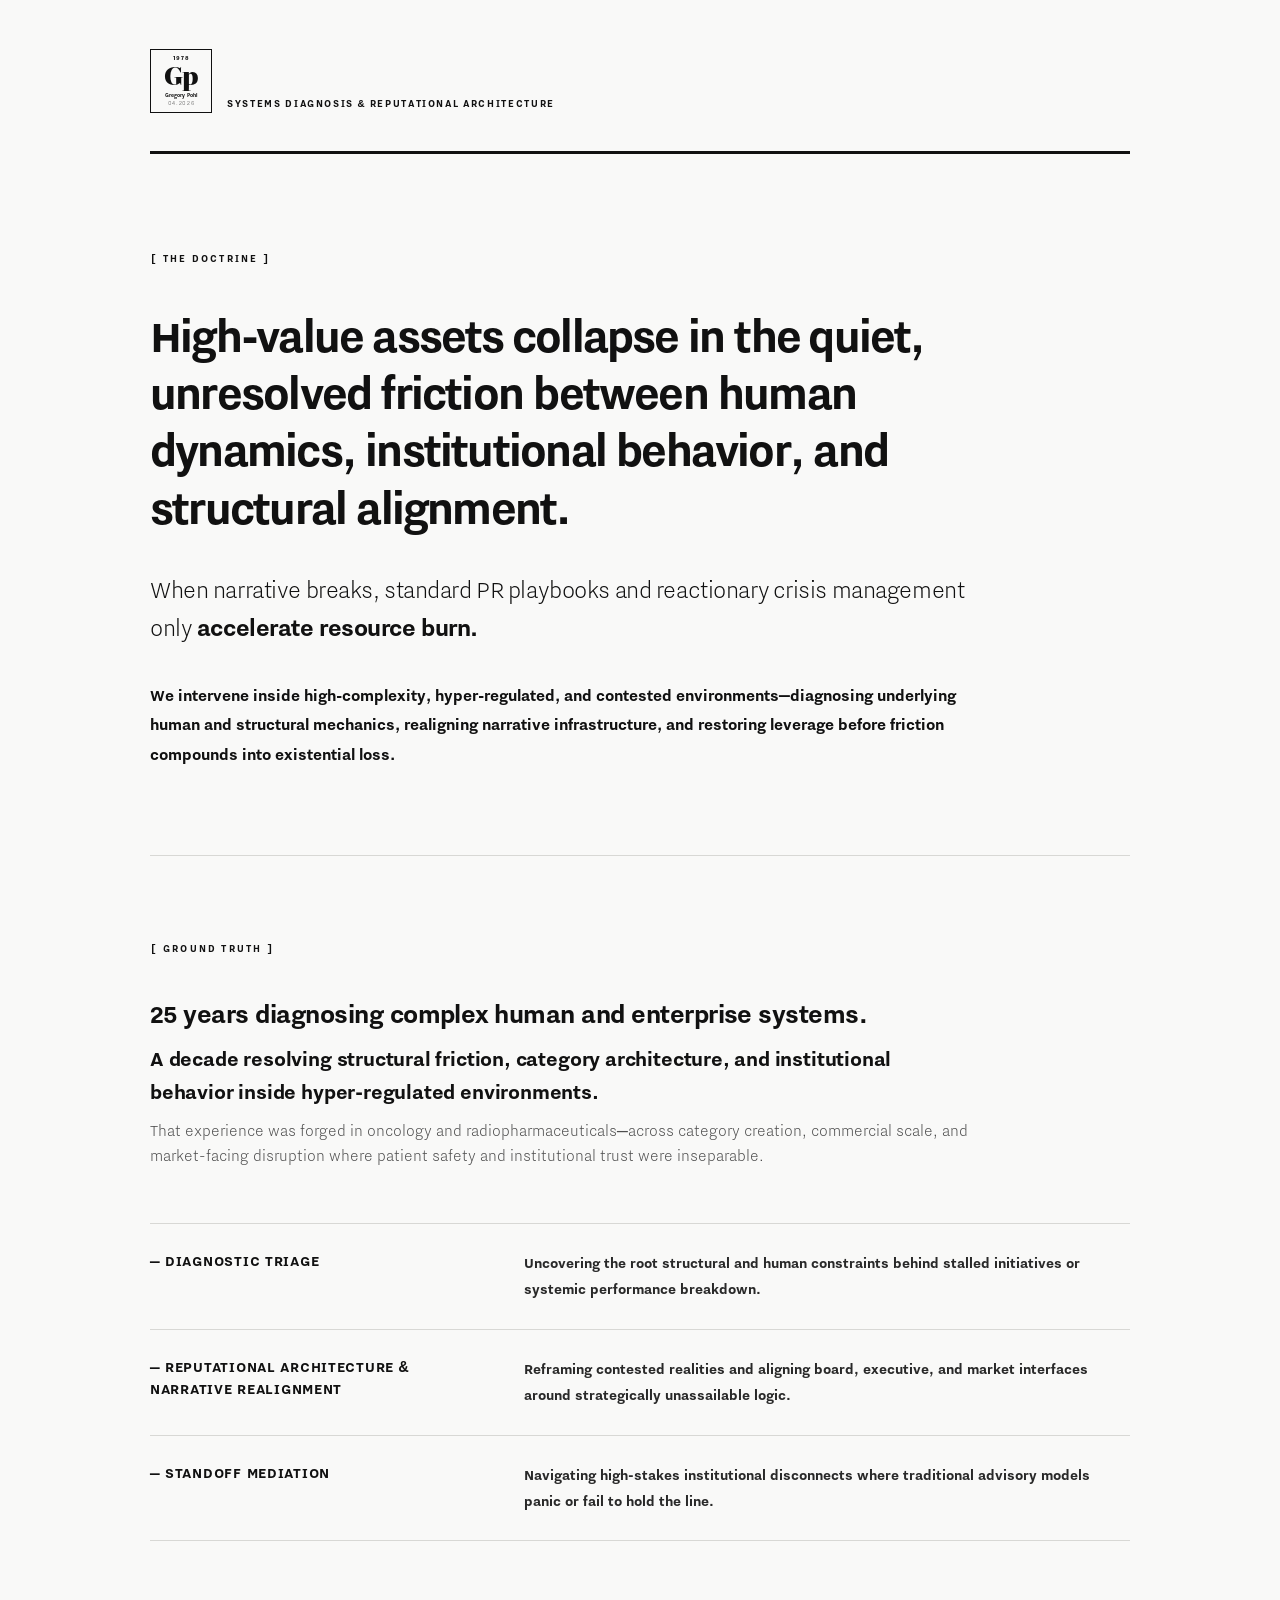
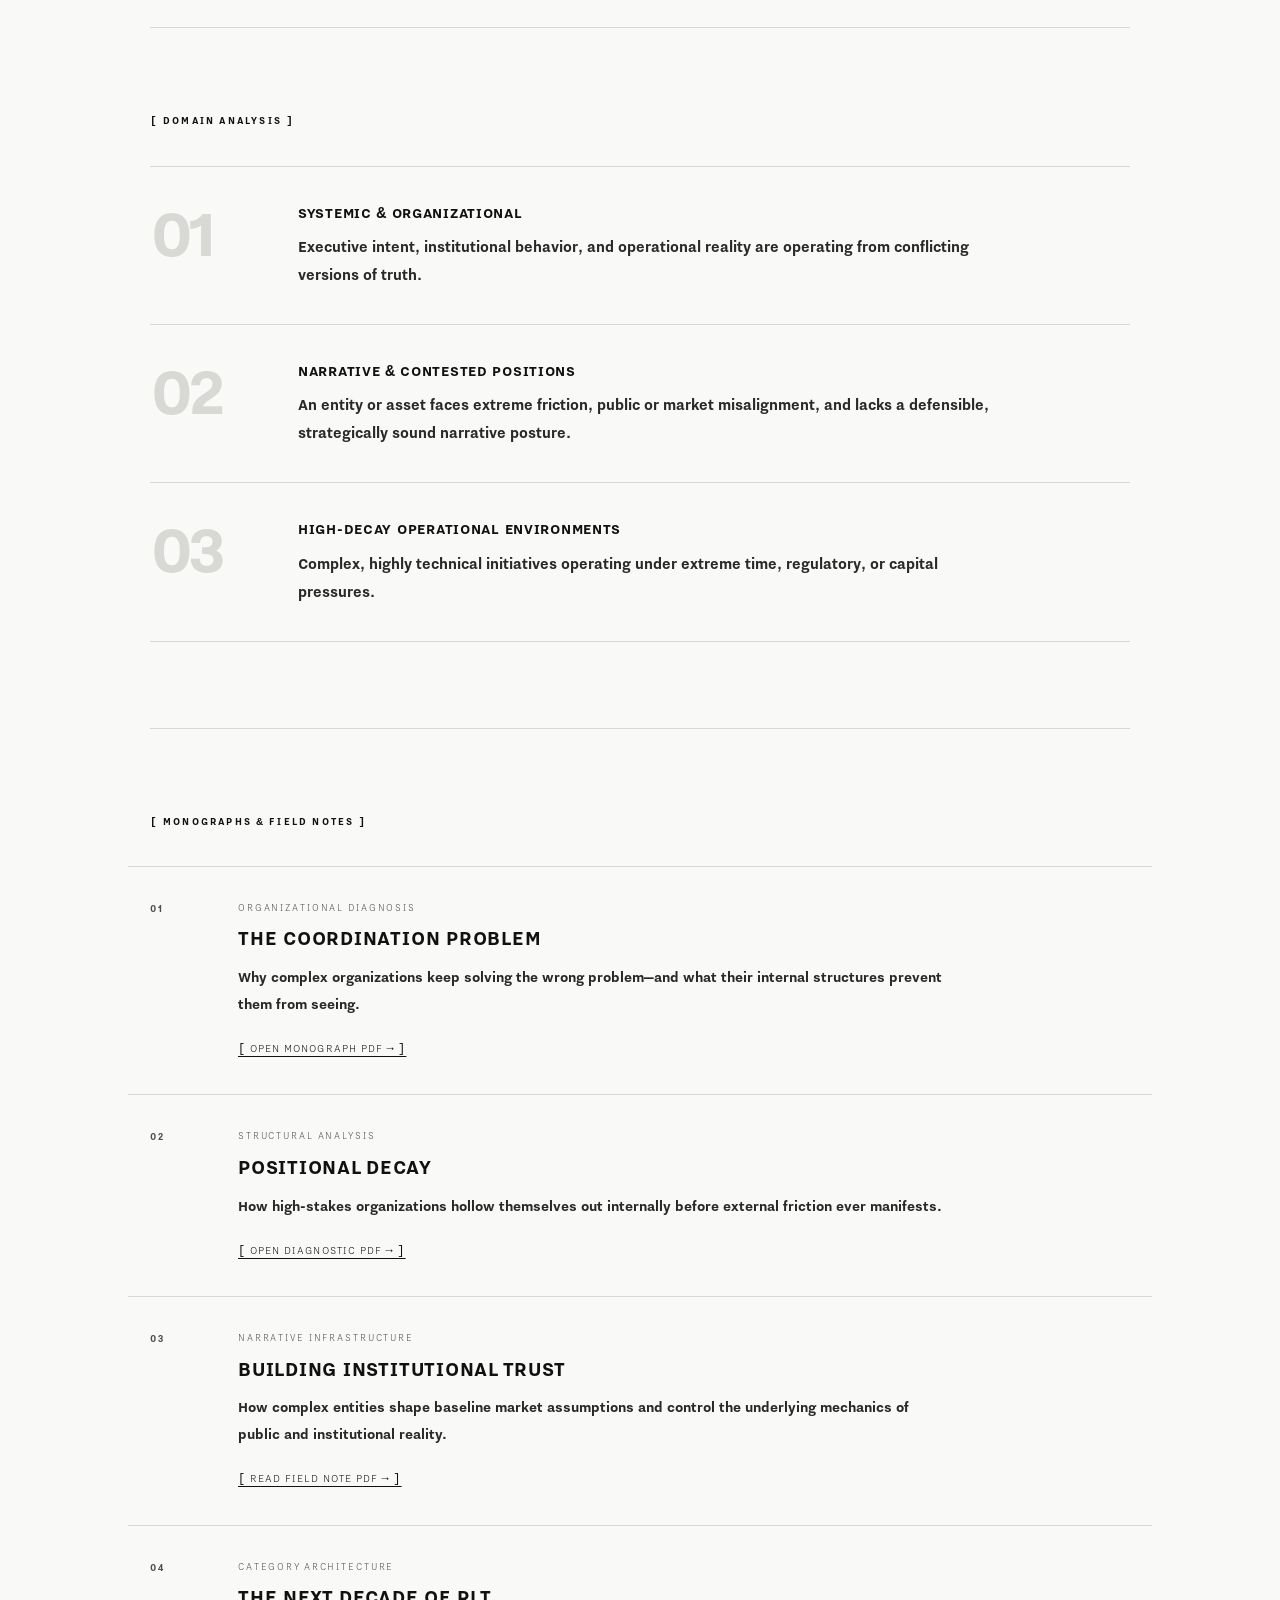
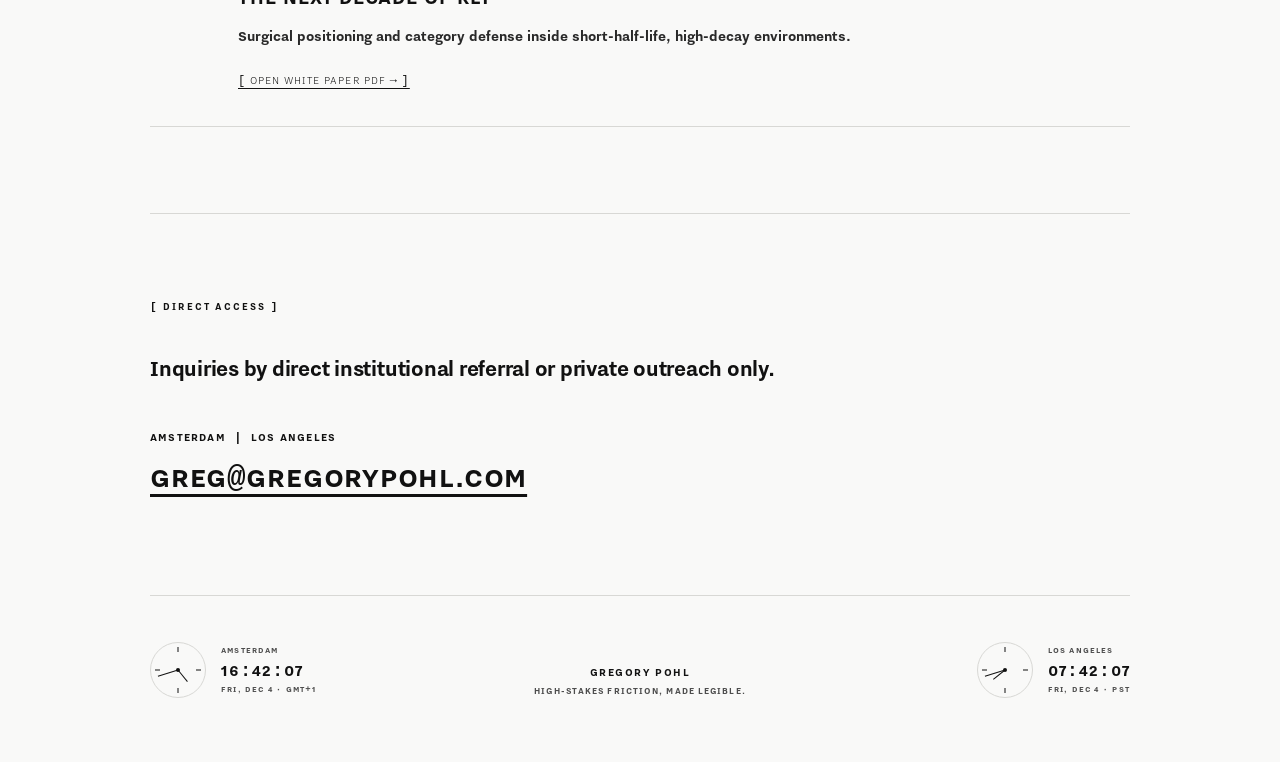
<file: index.html>
<!doctype html>
<html lang="en">
<head>
  <meta charset="utf-8">
  <meta name="viewport" content="width=device-width, initial-scale=1">
  <meta name="description" content="Gregory Pohl — Systems Diagnosis & Reputational Architecture">
  <title>Gregory Pohl — Systems Diagnosis & Reputational Architecture</title>
  <link rel="stylesheet" href="style.css">
  <script src="script.js" defer></script>
</head>
<body>
  <a class="skip-link" href="#main">Skip to content</a>

  <header class="site-header shell">
    <div class="identity" aria-label="Gregory Pohl">
      <span class="element-mark" aria-hidden="true">
        <span class="element-year">1978</span>
        <strong class="element-symbol">Gp</strong>
        <span class="element-name">Gregory Pohl</span>
        <span class="element-date">04.2026</span>
      </span>
      <span class="identity-discipline">Systems Diagnosis &amp; Reputational Architecture</span>
    </div>
  </header>

  <main id="main">
    <section class="hero shell ruled" id="top" aria-labelledby="doctrine-title">
      <p class="section-label" id="doctrine-title">[ The Doctrine ]</p>
      <div class="doctrine-copy">
        <p class="doctrine-lead">High-value assets collapse in the quiet, unresolved friction between human dynamics, institutional behavior, and structural alignment.</p>
        <p class="doctrine-thesis">When narrative breaks, standard PR playbooks and reactionary crisis management only <strong>accelerate resource burn.</p>
        <p>We intervene inside high-complexity, hyper-regulated, and contested environments—diagnosing underlying human and structural mechanics, realigning narrative infrastructure, and restoring leverage before friction compounds into existential loss.</p>
      </div>
    </section>

    <section class="ground-truth shell ruled" aria-labelledby="ground-title">
      <p class="section-label" id="ground-title">[ Ground Truth ]</p>
     <div class="proof-statement">
  <p>25 years diagnosing complex human and enterprise systems.</p>
  <p>A decade resolving structural friction, category architecture, and institutional behavior inside hyper-regulated environments.</p>
  <p>That experience was forged in oncology and radiopharmaceuticals—across category creation, commercial scale, and market-facing disruption where patient safety and institutional trust were inseparable.</p>
</div>

      <div class="capability-list">
        <article>
          <h2>— Diagnostic Triage</h2>
          <p>Uncovering the root structural and human constraints behind stalled initiatives or systemic performance breakdown.</p>
        </article>
        <article>
          <h2>— Reputational Architecture &amp; Narrative Realignment</h2>
          <p>Reframing contested realities and aligning board, executive, and market interfaces around strategically unassailable logic.</p>
        </article>
        <article>
          <h2>— Standoff Mediation</h2>
          <p>Navigating high-stakes institutional disconnects where traditional advisory models panic or fail to hold the line.</p>
        </article>
      </div>
    </section>

    <section class="domain shell ruled" aria-labelledby="domain-title">
      <p class="section-label" id="domain-title">[ Domain Analysis ]</p>
      <div class="domain-list">
        <article>
          <span class="index">01</span>
          <div>
            <h2>Systemic &amp; Organizational</h2>
            <p>Executive intent, institutional behavior, and operational reality are operating from conflicting versions of truth.</p>
          </div>
        </article>
        <article>
          <span class="index">02</span>
          <div>
            <h2>Narrative &amp; Contested Positions</h2>
            <p>An entity or asset faces extreme friction, public or market misalignment, and lacks a defensible, strategically sound narrative posture.</p>
          </div>
        </article>
        <article>
          <span class="index">03</span>
          <div>
            <h2>High-Decay Operational Environments</h2>
            <p>Complex, highly technical initiatives operating under extreme time, regulatory, or capital pressures.</p>
          </div>
        </article>
      </div>
    </section>

    <section class="publications shell ruled" aria-labelledby="publications-title">
      <p class="section-label" id="publications-title">[ Monographs &amp; Field Notes ]</p>
      <div class="publication-list">
        <article class="publication">
          <span class="index">01</span>
          <div class="publication-copy">
            <p class="publication-type">Organizational Diagnosis</p>
            <h2>The Coordination Problem</h2>
            <p>Why complex organizations keep solving the wrong problem—and what their internal structures prevent them from seeing.</p>
            <a href="assets/perspectives/the-coordination-problem.pdf" target="_blank" rel="noopener">[ Open Monograph PDF → ]</a>
          </div>
        </article>

        <article class="publication">
          <span class="index">02</span>
          <div class="publication-copy">
            <p class="publication-type">Structural Analysis</p>
            <h2>Positional Decay</h2>
            <p>How high-stakes organizations hollow themselves out internally before external friction ever manifests.</p>
            <a href="assets/perspectives/positional-decay.pdf" target="_blank" rel="noopener">[ Open Diagnostic PDF → ]</a>
          </div>
        </article>

        <article class="publication">
          <span class="index">03</span>
          <div class="publication-copy">
            <p class="publication-type">Narrative Infrastructure</p>
            <h2>Building Institutional Trust</h2>
            <p>How complex entities shape baseline market assumptions and control the underlying mechanics of public and institutional reality.</p>
            <a href="assets/perspectives/narrative-infrastructure.pdf" target="_blank" rel="noopener">[ Read Field Note PDF → ]</a>
          </div>
        </article>

        <article class="publication">
          <span class="index">04</span>
          <div class="publication-copy">
            <p class="publication-type">Category Architecture</p>
            <h2>The Next Decade of RLT</h2>
            <p>Surgical positioning and category defense inside short-half-life, high-decay environments.</p>
            <a href="assets/perspectives/second-wave-should-go-narrow.pdf" target="_blank" rel="noopener">[ Open White Paper PDF → ]</a>
          </div>
        </article>
      </div>
    </section>

    <section class="access shell ruled" aria-labelledby="access-title">
      <p class="section-label" id="access-title">[ Direct Access ]</p>
      <p class="access-condition">Inquiries by direct institutional referral or private outreach only.</p>
      <div class="access-details">
        <p>Amsterdam&nbsp;&nbsp;|&nbsp;&nbsp;Los Angeles</p>
        <a href="mailto:greg@gregorypohl.com">greg@gregorypohl.com</a>
      </div>
    </section>
  </main>

  <footer class="site-footer shell ruled">
    <div class="footer-identity">
      <strong>Gregory Pohl</strong>
      <span>High-Stakes Friction, Made Legible.</span>
    </div>
    <div class="clocks" aria-label="Local times in Amsterdam and Los Angeles">
      <div class="clock-block">
        <div class="analog-clock" data-zone="Europe/Amsterdam" aria-hidden="true">
          <span class="clock-tick tick-12"></span><span class="clock-tick tick-3"></span><span class="clock-tick tick-6"></span><span class="clock-tick tick-9"></span>
          <span class="clock-hand hour"></span><span class="clock-hand minute"></span><span class="clock-pin"></span>
        </div>
        <div class="clock-read">
          <p>Amsterdam</p>
          <time id="amsClock">--:--:--</time>
          <span><span id="amsDate">—</span> · <span id="amsZone">—</span></span>
        </div>
      </div>
      <div class="clock-block">
        <div class="analog-clock" data-zone="America/Los_Angeles" aria-hidden="true">
          <span class="clock-tick tick-12"></span><span class="clock-tick tick-3"></span><span class="clock-tick tick-6"></span><span class="clock-tick tick-9"></span>
          <span class="clock-hand hour"></span><span class="clock-hand minute"></span><span class="clock-pin"></span>
        </div>
        <div class="clock-read">
          <p>Los Angeles</p>
          <time id="laClock">--:--:--</time>
          <span><span id="laDate">—</span> · <span id="laZone">—</span></span>
        </div>
      </div>
    </div>
  </footer>
</body>
</html>
</file>
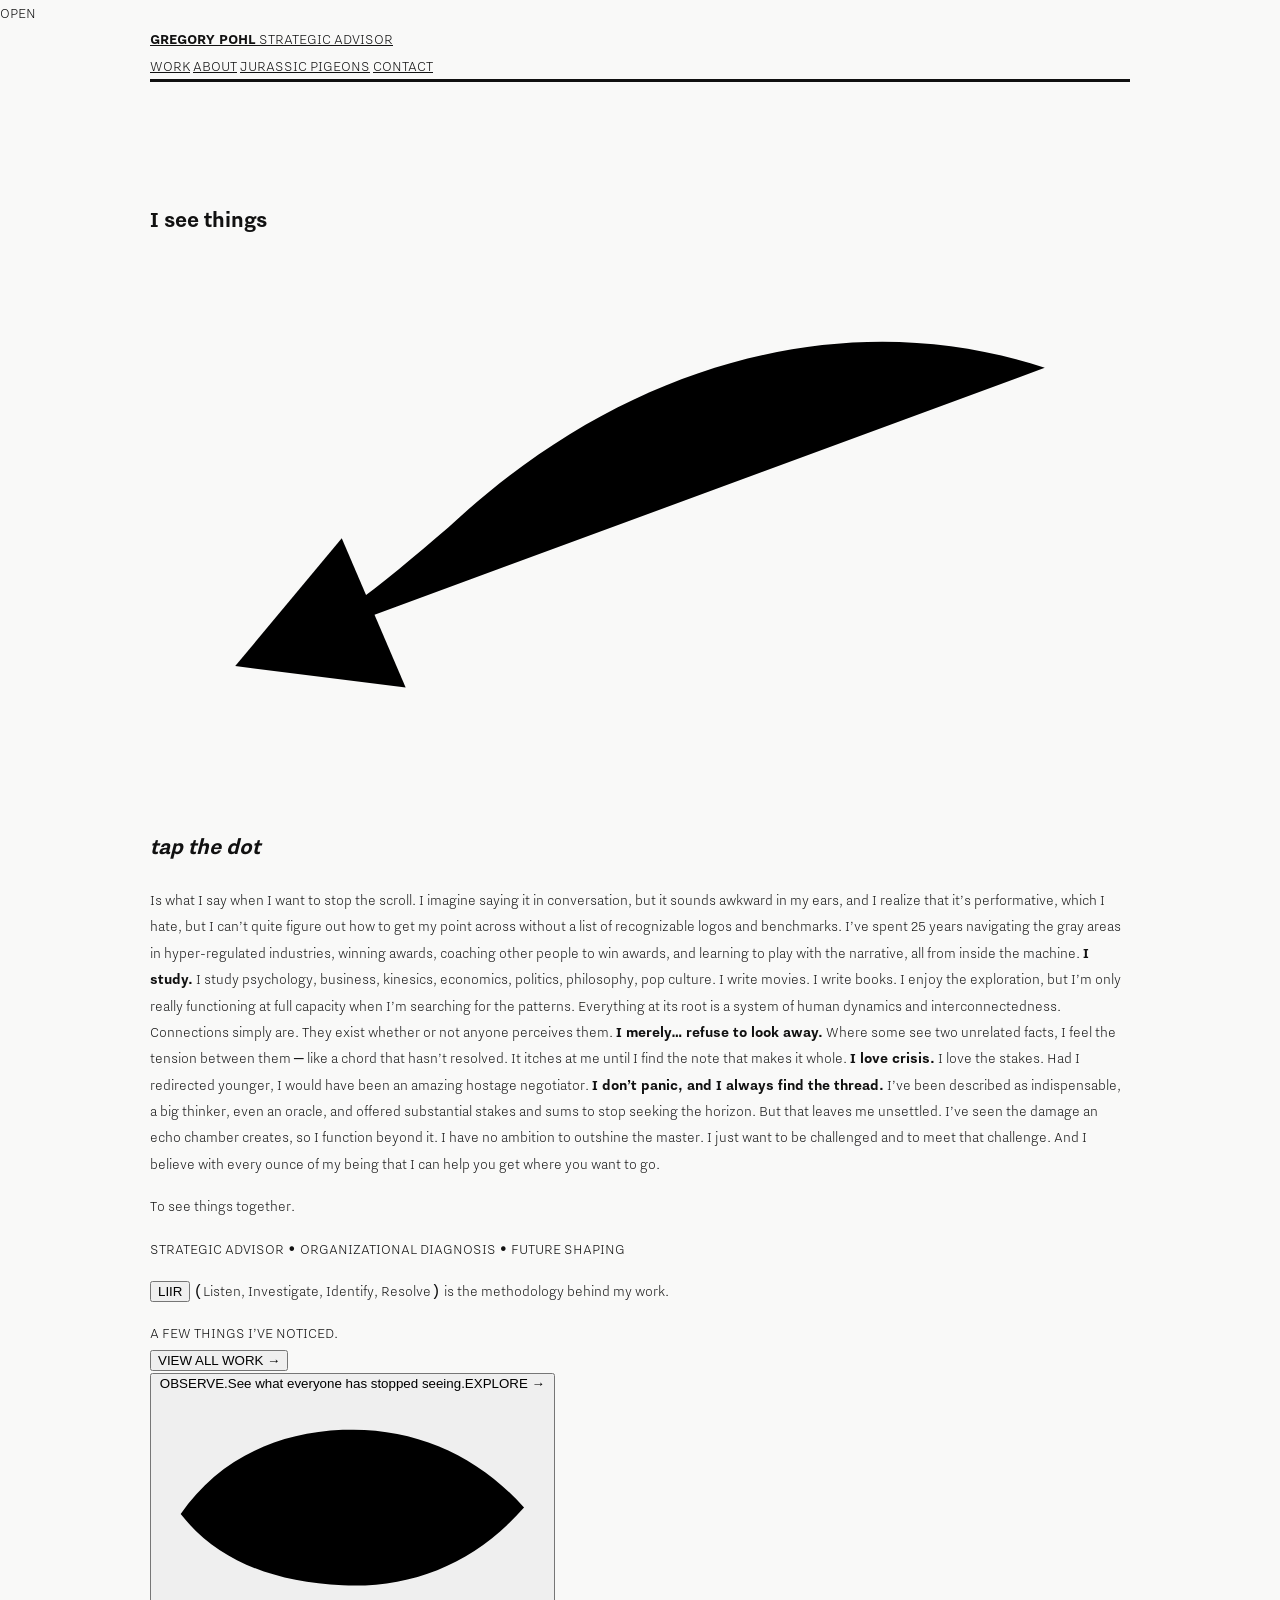
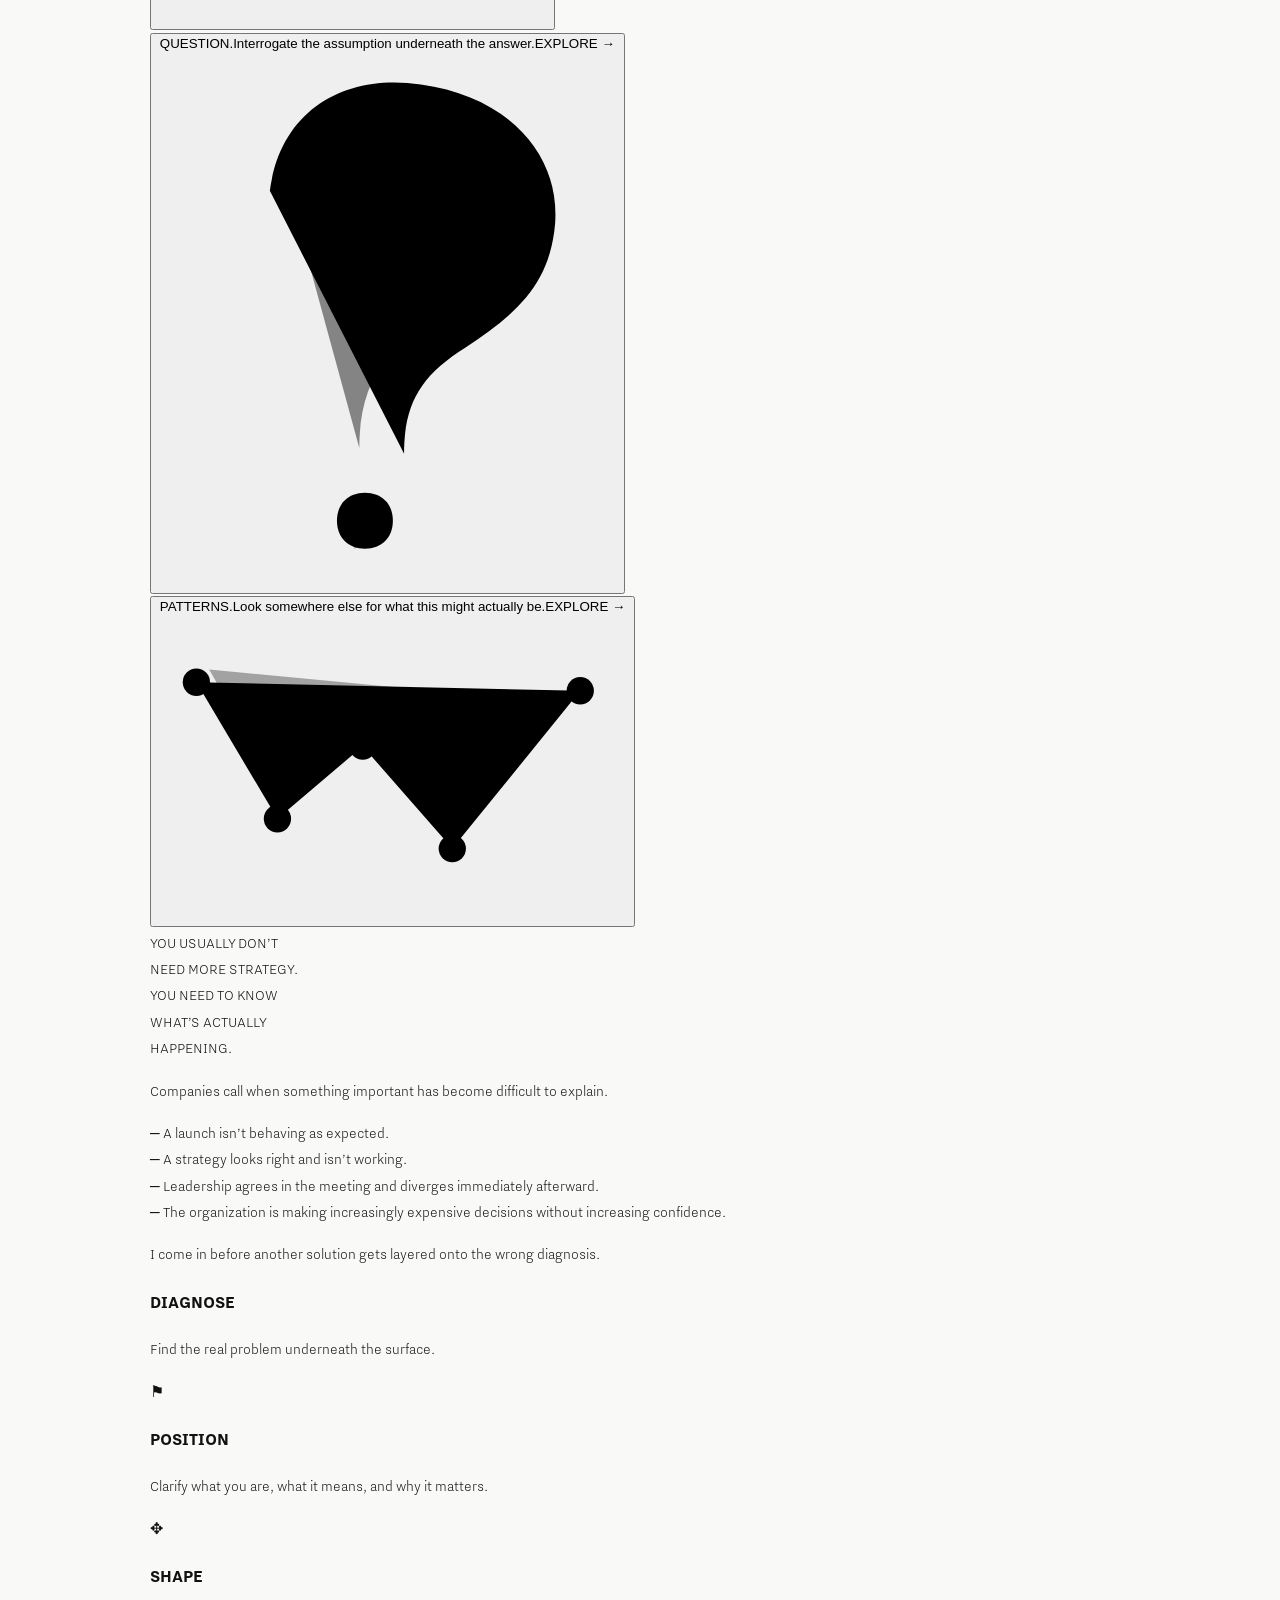
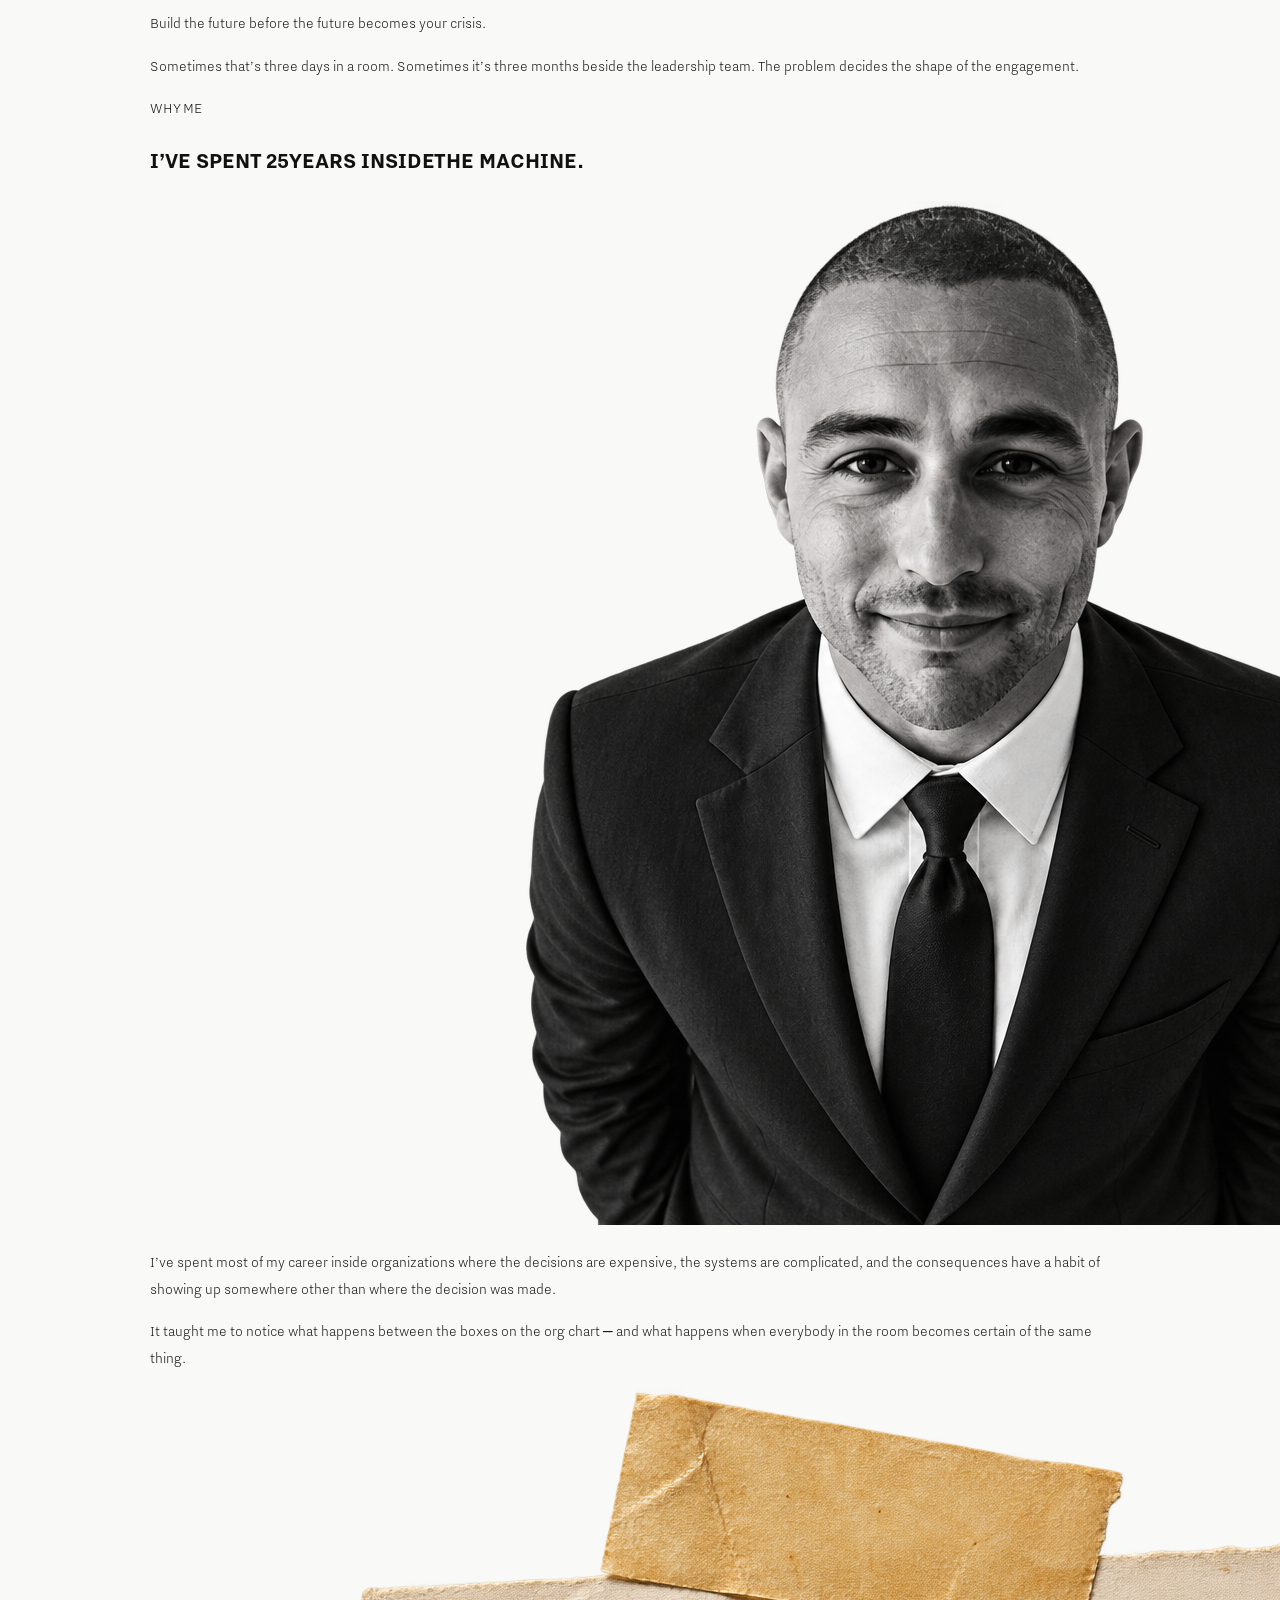
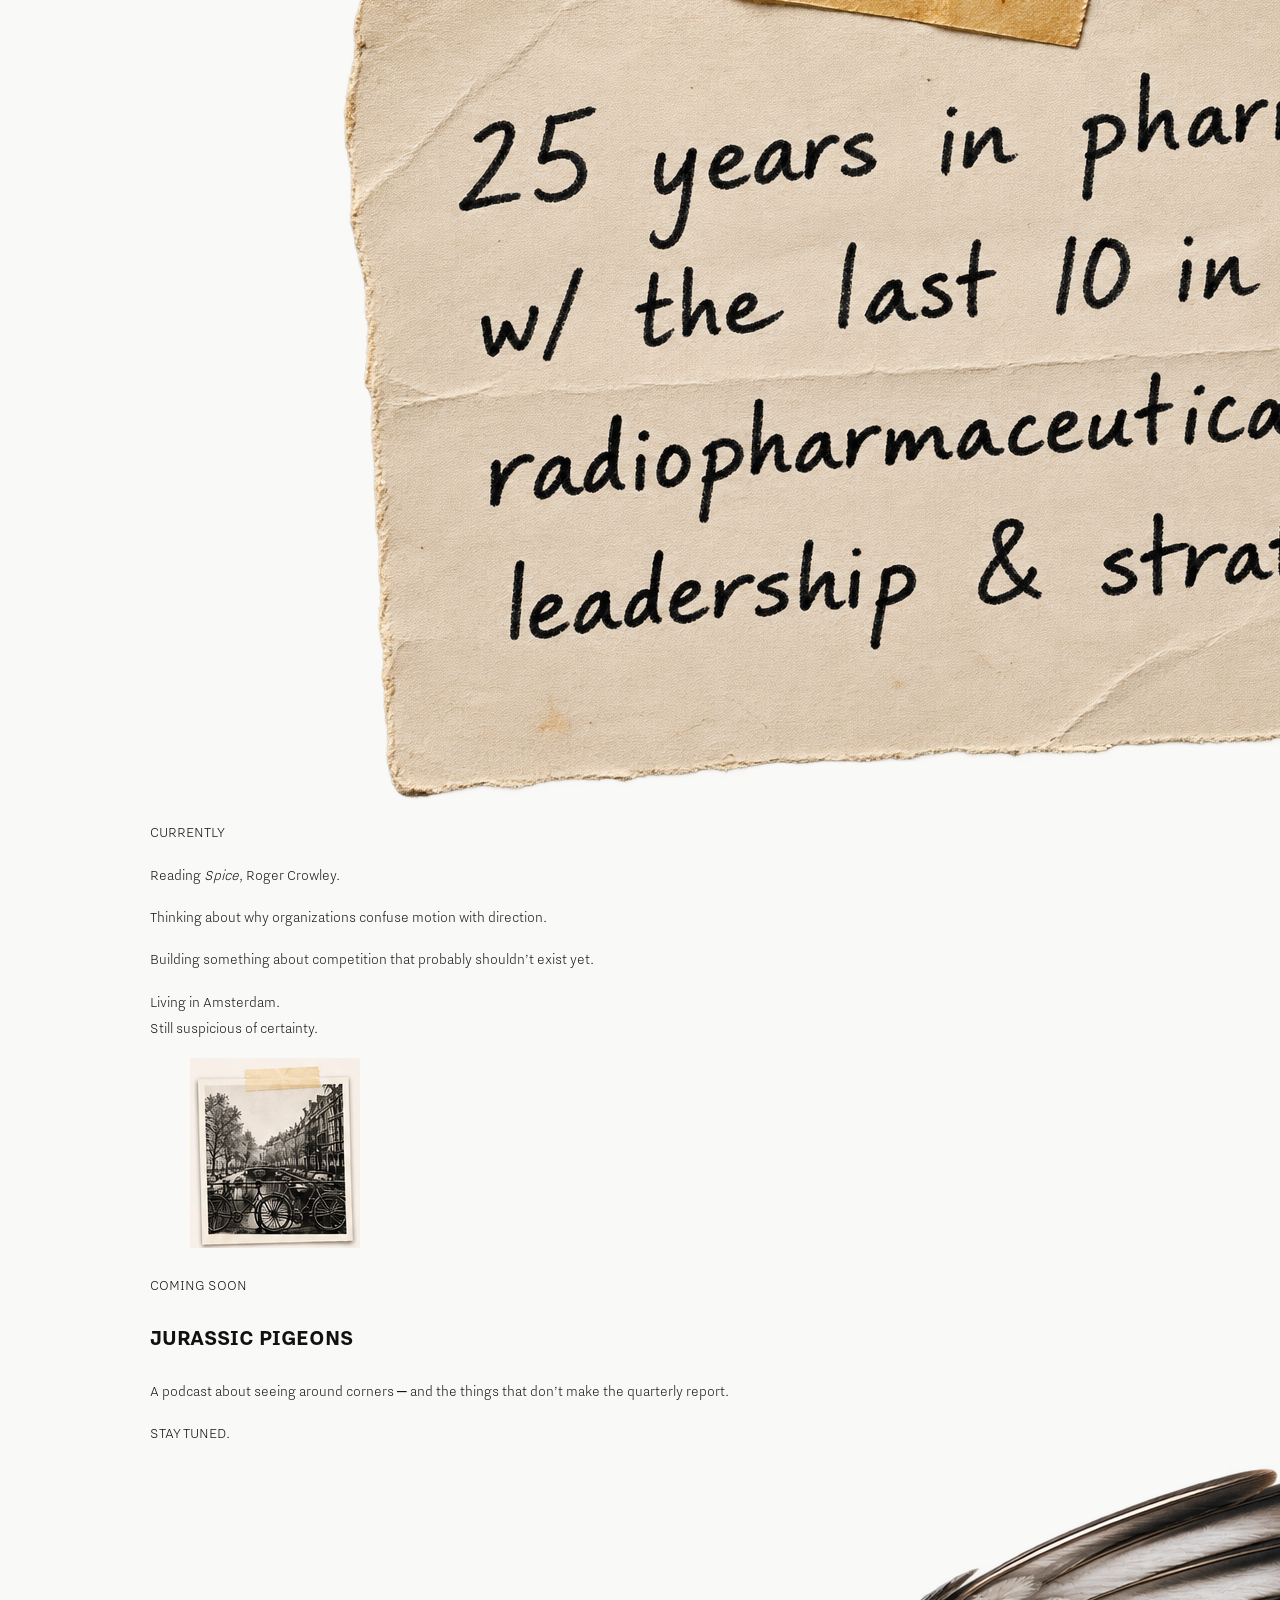
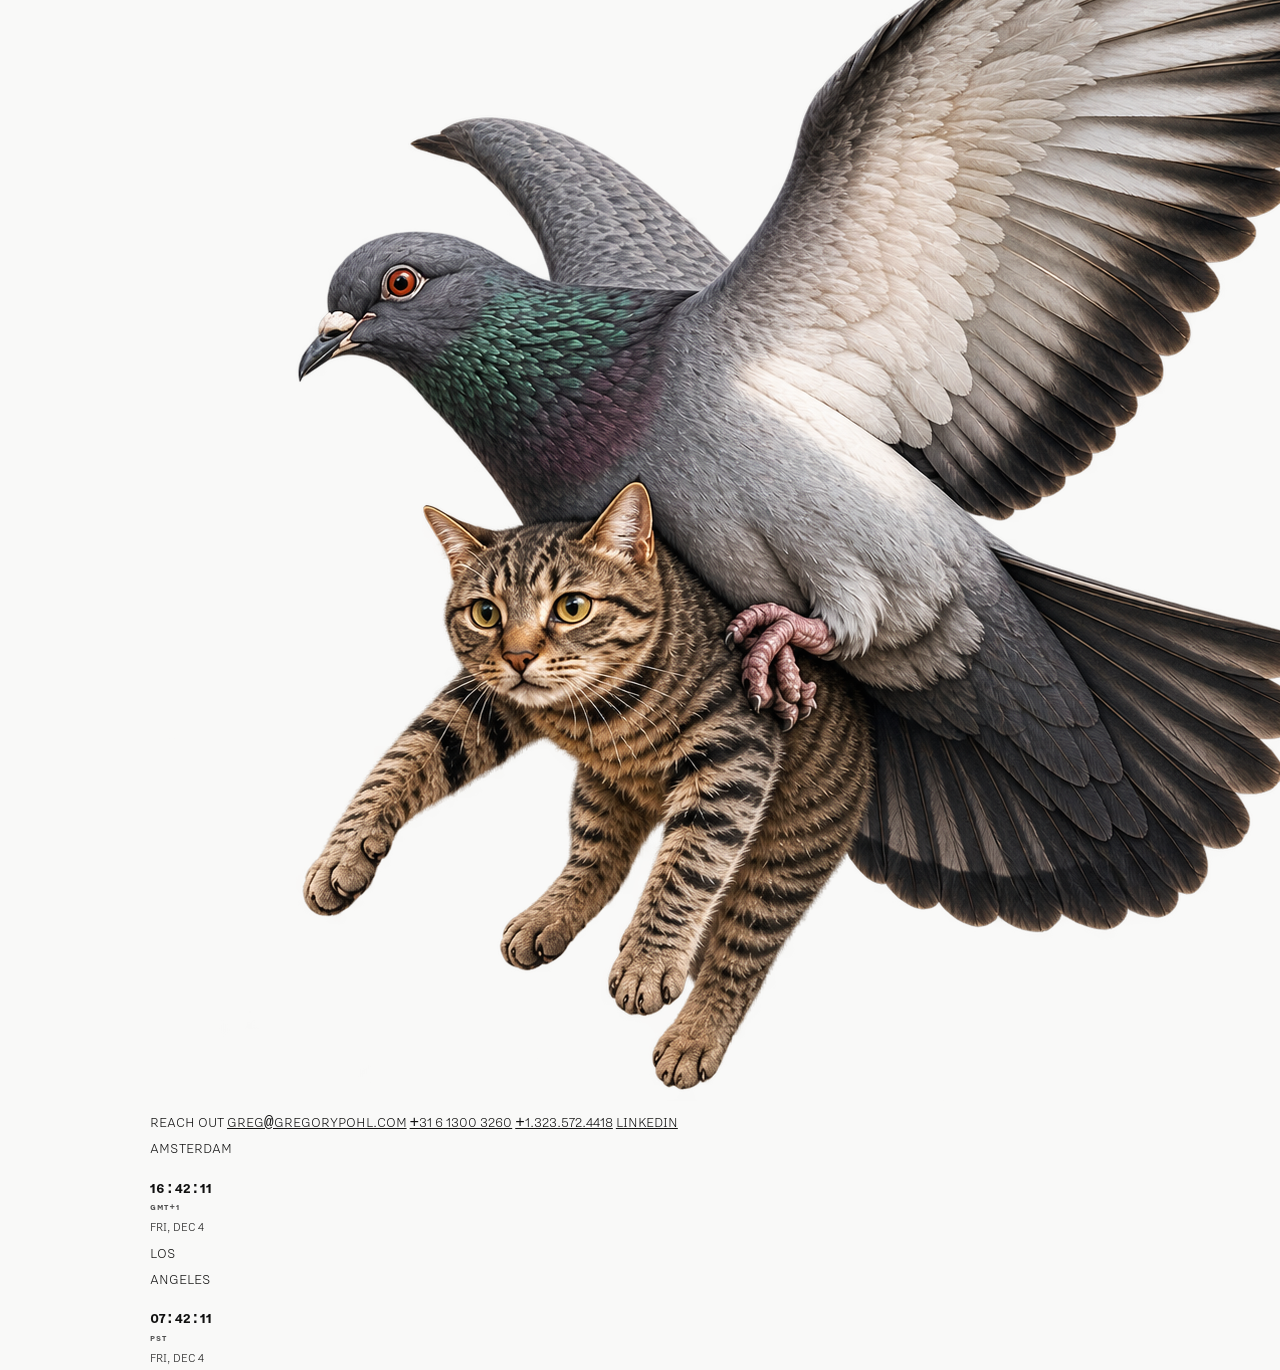
<file: index-5.html>
<!doctype html>
<html lang="en">
<head>
  <meta charset="utf-8">
  <meta name="viewport" content="width=device-width, initial-scale=1">
  <title>Gregory Pohl — I See Things.</title>
  <meta name="description" content="Gregory Pohl is a strategic advisor helping leaders see what is actually happening before the market does.">
  <meta property="og:title" content="Gregory Pohl — I See Things.">
  <meta property="og:description" content="Strategic advisor. Organizational diagnosis. Future shaping.">
  <link rel="icon" href="favicon.ico">
  <link rel="stylesheet" href="style.css">
</head>
<body>
  <div class="open-cursor" aria-hidden="true"><span>OPEN</span></div>

  <header class="mast shell">
    <a href="#top" class="brand" aria-label="Gregory Pohl — Strategic Advisor">
      <span class="brand-line"><i class="brand-dot" aria-hidden="true"></i><strong>GREGORY POHL</strong></span>
      <span class="brand-role">STRATEGIC ADVISOR</span>
    </a>
    <nav aria-label="Primary">
      <a href="#work" class="active">WORK</a>
      <a href="#about">ABOUT</a>
      <a href="#pigeons">JURASSIC PIGEONS</a>
      <a href="#contact">CONTACT</a>
    </nav>
  </header>

  <main id="top">
    <section class="hero shell hero-manifesto">
      <div class="hero-left">
        <h1><span class="hero-title-top">I see</span> <span class="hero-title-bottom">things<a class="hero-dot interactive" href="red-dot.html" aria-label="Open The Red Dot story"><span aria-hidden="true"></span></a><span class="dot-cue" aria-hidden="true"><svg viewBox="0 0 92 54"><path d="M84 12C66 6 45 11 28 27C21 33 15 38 8 40"/><path d="M18 28L8 40L24 42"/></svg><em>tap the dot</em></span></span></h1>
        <div class="manifesto-copy">
          <p>Is what I say when I want to stop the scroll. I imagine saying it in conversation, but it sounds awkward in my ears, and I realize that it’s performative, which I hate, but I can’t quite figure out how to get my point across without a list of recognizable logos and benchmarks. I’ve spent 25 years navigating the gray areas in hyper-regulated industries, winning awards, coaching other people to win awards, and learning to play with the narrative, all from inside the machine. <strong>I study.</strong> I study psychology, business, kinesics, economics, politics, philosophy, pop culture. I write movies. I write books. I enjoy the exploration, but I’m only really functioning at full capacity when I’m searching for the patterns. Everything at its root is a system of human dynamics and interconnectedness. Connections simply are. They exist whether or not anyone perceives them. <strong>I merely… refuse to look away.</strong> Where some see two unrelated facts, I feel the tension between them — like a chord that hasn’t resolved. It itches at me until I find the note that makes it whole. <strong>I love crisis.</strong> I love the stakes. Had I redirected younger, I would have been an amazing hostage negotiator. <strong>I don’t panic, and I always find the thread.</strong> I’ve been described as indispensable, a big thinker, even an oracle, and offered substantial stakes and sums to stop seeking the horizon. But that leaves me unsettled. I’ve seen the damage an echo chamber creates, so I function beyond it. I have no ambition to outshine the master. I just want to be challenged and to meet that challenge. And I believe with every ounce of my being that I can help you get where you want to go.</p>
          <p class="manifesto-close">To see things together<span>.</span></p>
        </div>
      </div>
    </section>

    <section class="shell" aria-label="Positioning and methodology">
      <p class="hero-meta">STRATEGIC ADVISOR <b>•</b> ORGANIZATIONAL DIAGNOSIS <b>•</b> FUTURE SHAPING</p>
      <p class="liir-line"><button type="button" class="liir-trigger interactive" id="openLiir">LIIR</button> <span>(Listen, Investigate, Identify, Resolve) is the methodology behind my work.</span></p>
    </section>

    <section id="work" class="work shell section-rule">
      <div class="section-kicker">A FEW THINGS I’VE NOTICED.</div>
      <div id="featuredWork" class="work-grid"></div>
      <div class="work-archive-link"><button id="openArchive" class="plain-button interactive" type="button">VIEW ALL WORK →</button></div>
    </section>


    <section class="principles shell section-rule" aria-label="How Gregory thinks">
      <article class="principle" data-principle="observe">
        <button class="principle-trigger interactive" type="button" aria-expanded="false">
          <span class="principle-copy"><span class="principle-word">OBSERVE.</span><span class="principle-line">See what everyone has stopped seeing.</span><span class="principle-explore">EXPLORE →</span></span>
          <svg class="principle-icon editorial-eye" viewBox="0 0 120 72" aria-hidden="true">
            <path d="M7 38C18 22 35 13 57 12c22-1 42 8 56 24-15 17-34 25-56 24C35 59 18 52 7 38Z"/>
            <path d="M13 37c12-12 27-18 44-19 20-1 37 5 51 18" opacity=".48"/>
            <path d="M16 42c12 10 26 15 42 15 18 0 34-6 47-18" opacity=".38"/>
            <ellipse cx="59" cy="36" rx="15" ry="18"/>
            <ellipse cx="59" cy="36" rx="8.5" ry="10.5"/>
            <circle class="fill" cx="59" cy="36" r="4.5"/>
            <path d="M40 17l-4-7M50 14l-2-8M61 13V5M72 15l3-8M82 18l5-7" opacity=".58"/>
          </svg>
        </button>
        <div class="principle-detail" hidden><p>I study human behavior, non-verbal cues, and micro-dynamics to see the motives and constraints hidden beneath the surface. Most organizations are blind here. I try not to be.</p></div>
      </article>
      <article class="principle" data-principle="question">
        <button class="principle-trigger interactive" type="button" aria-expanded="false">
          <span class="principle-copy"><span class="principle-word">QUESTION.</span><span class="principle-line">Interrogate the assumption underneath the answer.</span><span class="principle-explore">EXPLORE →</span></span>
          <svg class="principle-icon editorial-question" viewBox="0 0 82 96" aria-hidden="true">
            <path d="M20 25C22 10 34 4 47 6c15 2 25 12 24 25-1 11-7 16-16 22-8 5-11 10-11 19"/>
            <path d="M24 27c2-11 11-17 22-16 11 1 18 8 18 17 0 9-5 13-13 18-9 6-15 12-15 25" opacity=".45"/>
            <path d="M42 84c0 3-2 5-5 5s-5-2-5-5 2-5 5-5 5 2 5 5Z"/>
            <path d="M39 82c1 3-1 6-4 7" opacity=".45"/>
          </svg>
        </button>
        <div class="principle-detail" hidden><p>A brilliant answer to the wrong question is worthless. I challenge initial assumptions to isolate the real bottleneck. The solution usually solves itself.</p></div>
      </article>
      <article class="principle" data-principle="patterns">
        <button class="principle-trigger interactive" type="button" aria-expanded="false">
          <span class="principle-copy"><span class="principle-word">PATTERNS.</span><span class="principle-line">Look somewhere else for what this might actually be.</span><span class="principle-explore">EXPLORE →</span></span>
          <svg class="principle-icon nodes editorial-pattern" viewBox="0 0 110 72" aria-hidden="true">
            <path d="M9 16 28 48 48 31 69 55 99 18"/>
            <path d="M12 13 30 45 49 28 71 52 96 21" opacity=".32"/>
            <circle class="fill" cx="9" cy="16" r="3.2"/>
            <circle class="fill" cx="28" cy="48" r="3.2"/>
            <circle class="fill" cx="48" cy="31" r="3.2"/>
            <circle class="fill" cx="69" cy="55" r="3.2"/>
            <circle class="fill" cx="99" cy="18" r="3.2"/>
            <path d="M5 20l8-8M24 53l8-10M44 35l8-8M65 59l8-9M95 22l8-8" opacity=".32"/>
          </svg>
        </button>
        <div class="principle-detail" hidden><p>Borders between industries are artificial. I practice relentless cross-domain synthesis — stealing models from biology, behavioral economics, and physics to bring non-obvious answers to complex problems.</p></div>
      </article>
    </section>

    <section class="what shell section-rule">
      <div class="what-head">YOU USUALLY DON’T<br>NEED MORE STRATEGY.<br>YOU NEED TO KNOW<br>WHAT’S ACTUALLY<br>HAPPENING.</div>
      <div class="what-copy">
        <p>Companies call when something important has become difficult to explain.</p>
        <p>— A launch isn’t behaving as expected.<br>— A strategy looks right and isn’t working.<br>— Leadership agrees in the meeting and diverges immediately afterward.<br>— The organization is making increasingly expensive decisions without increasing confidence.</p>
        <p class="red">I come in before another solution gets layered onto the wrong diagnosis.</p>
      </div>
      <div class="what-actions">
        <article><span class="glyph glyph-search"></span><div><h3>DIAGNOSE</h3><p>Find the real problem underneath the surface.</p></div></article>
        <article><span class="glyph glyph-flag">⚑</span><div><h3>POSITION</h3><p>Clarify what you are, what it means, and why it matters.</p></div></article>
        <article><span class="glyph glyph-compass">✥</span><div><h3>SHAPE</h3><p>Build the future before the future becomes your crisis.</p></div></article>
        <p class="engagement">Sometimes that’s three days in a room. Sometimes it’s three months beside the leadership team. The problem decides the shape of the engagement.</p>
      </div>
    </section>

    <section id="about" class="about shell section-rule">
      <div class="about-head">
        <span class="section-kicker">WHY ME</span>
        <h2><span>I’VE SPENT 25</span><span>YEARS INSIDE</span><span>THE MACHINE.</span></h2>
      </div>
      <figure class="portrait"><img src="assets/images/gregory-portrait.png" alt="Gregory Pohl"></figure>
      <div class="about-copy">
        <p>I’ve spent most of my career inside organizations where the decisions are expensive, the systems are complicated, and the consequences have a habit of showing up somewhere other than where the decision was made.</p>
        <p class="red">It taught me to notice what happens between the boxes on the org chart — and what happens when everybody in the room becomes certain of the same thing.</p>
      </div>
      <img class="experience-note" src="assets/images/experience-note.png" alt="25 years in pharma, the last 10 in radiopharmaceutical leadership and strategy">
    </section>

    <section class="lower shell section-rule">
      <div class="currently">
        <span class="section-kicker">CURRENTLY</span>
        <p>Reading <em>Spice</em>, Roger Crowley.</p>
        <p>Thinking about why organizations confuse motion with direction.</p>
        <p>Building something about competition that probably shouldn’t exist yet.</p>
        <p>Living in Amsterdam.<br>Still suspicious of certainty.</p>
      </div>
      <figure class="canal"><img src="assets/images/amsterdam-canal.png" alt="Amsterdam canal"></figure>
      <section id="pigeons" class="pigeons">
        <div>
          <span class="section-kicker black">COMING SOON</span>
          <h2>JURASSIC PIGEONS</h2>
          <p>A podcast about seeing around corners — and the things that don’t make the quarterly report.</p>
          <span class="stay">STAY TUNED.</span>
        </div>
        <img src="assets/images/jurassic-pigeons.png" alt="Pigeon carrying a cat">
      </section>
    </section>



    <footer id="contact" class="footer shell section-rule">
      <div class="reach">
        <span class="section-kicker">REACH OUT</span>
        <a class="interactive reach-email" href="mailto:greg@gregorypohl.com?subject=Something%20doesn%27t%20quite%20add%20up">GREG@GREGORYPOHL.COM</a>
        <a class="interactive reach-phone" href="tel:+31613003260">+31 6 1300 3260</a>
        <a class="interactive reach-phone" href="tel:+13235724418">+1.323.572.4418</a>
        <a class="interactive reach-linkedin" href="https://www.linkedin.com/in/gregory-pohl-63a86926/" target="_blank" rel="noopener">LINKEDIN</a>
      </div>
      <div class="clock-pair footer-clocks" aria-label="Current time in Amsterdam and Los Angeles">
        <div class="clock-block">
          <span class="clock-city">AMSTERDAM</span>
          <div class="clock" data-zone="Europe/Amsterdam"><i class="hour"></i><i class="minute"></i><i class="center"></i></div>
          <div class="clock-read"><strong id="amsClock">--:--:--</strong><span id="amsZone">CEST</span><small id="amsDate">—</small></div>
        </div>
        <div class="clock-block">
          <span class="clock-city">LOS ANGELES</span>
          <div class="clock" data-zone="America/Los_Angeles"><i class="hour"></i><i class="minute"></i><i class="center"></i></div>
          <div class="clock-read"><strong id="laClock">--:--:--</strong><span id="laZone">PDT</span><small id="laDate">—</small></div>
        </div>
      </div>
    </footer>

  </main>

  <dialog id="archiveDialog" class="archive-dialog">
    <button class="archive-close interactive" type="button" aria-label="Close">×</button>
    <span class="section-kicker">WORK / ARCHIVE</span>
    <h2>Everything worth keeping.</h2>
    <p class="archive-intro">The homepage is edited. The archive isn’t. Change which pieces are featured any time in <code>work.js</code>.</p>
    <div id="archiveGrid" class="archive-grid"></div>
  </dialog>

  <dialog id="conceptDialog" class="concept-dialog">
    <button class="archive-close interactive" type="button" aria-label="Close">×</button>
    <span class="section-kicker">ORIGINAL CONCEPT</span>
    <h2>MY HOUSE</h2>
    <p class="concept-lead">What if the competition came before the infrastructure?</p>
    <div class="concept-board">3 PEOPLE.<br>1 REP.<br>3 BOARDS.<br>1 WORLD LADDER.</div>
    <p>Most emerging sports build leagues, facilities and institutions first. My House starts with the thing people actually care about: who’s better? A globally comparable 1v1 performance becomes the competition itself; rank becomes the infrastructure.</p>
    <p class="concept-stop">Enough to show the idea. Not enough to hand over the machinery.</p>
  </dialog>


  <dialog id="liirDialog" class="liir-dialog">
    <button class="archive-close interactive" type="button" aria-label="Close">×</button>
    <span class="section-kicker">METHOD</span>
    <h2>LIIR</h2>
    <div class="liir-grid">
      <article><h3>Listen</h3><p>Hear the internal story, including what is said, said carefully and what is avoided altogether.</p></article>
      <article><h3>Investigate</h3><p>Test the story against external reality, evidence, incentives, human behavior and trends.</p></article>
      <article><h3>Identify</h3><p>Name the constraint, the overlooked opportunity, or the piece of the system that is no longer serving a function.</p></article>
      <article><h3>Resolve</h3><p>Build the path forward in a language and structure people can actually use. The goal is ultimate success, not the appearance of.</p></article>
    </div>
  </dialog>
  <script src="work.js"></script>
  <script src="script.js"></script>
</body>
</html>
</file>
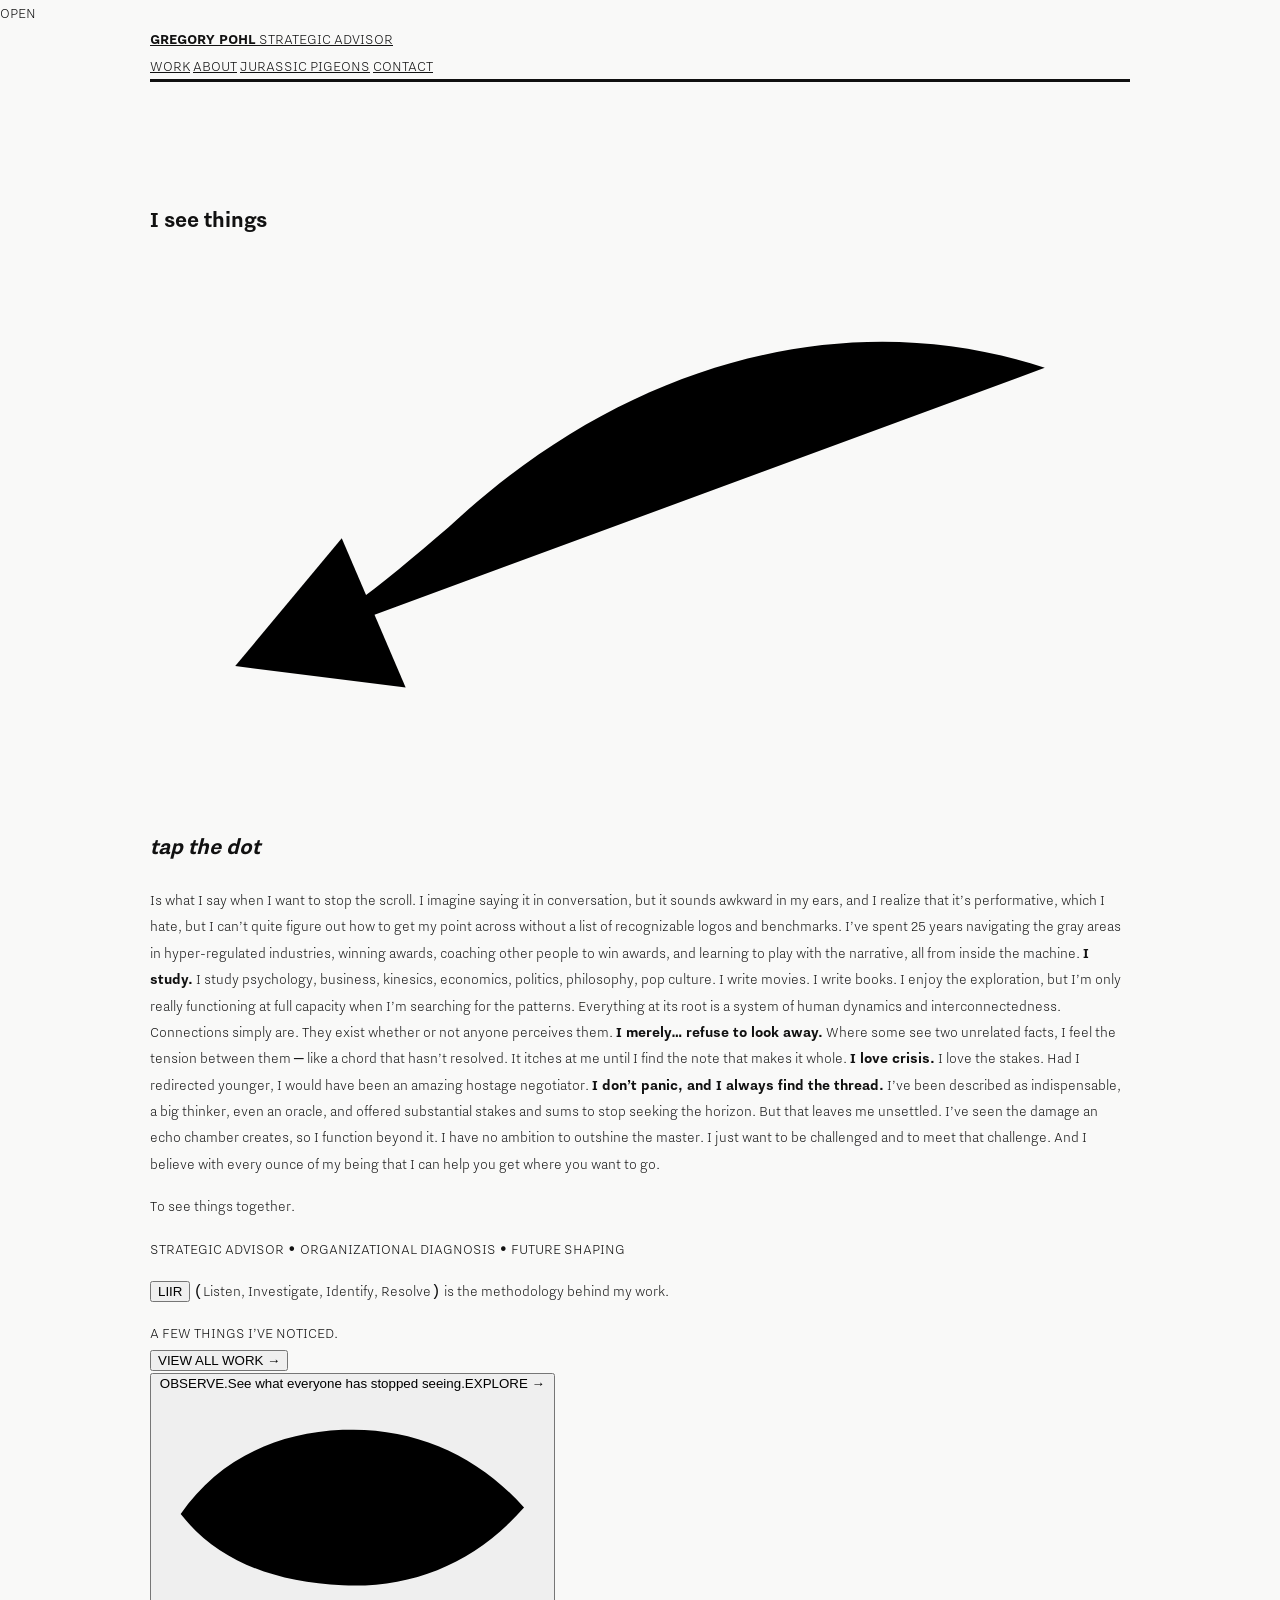
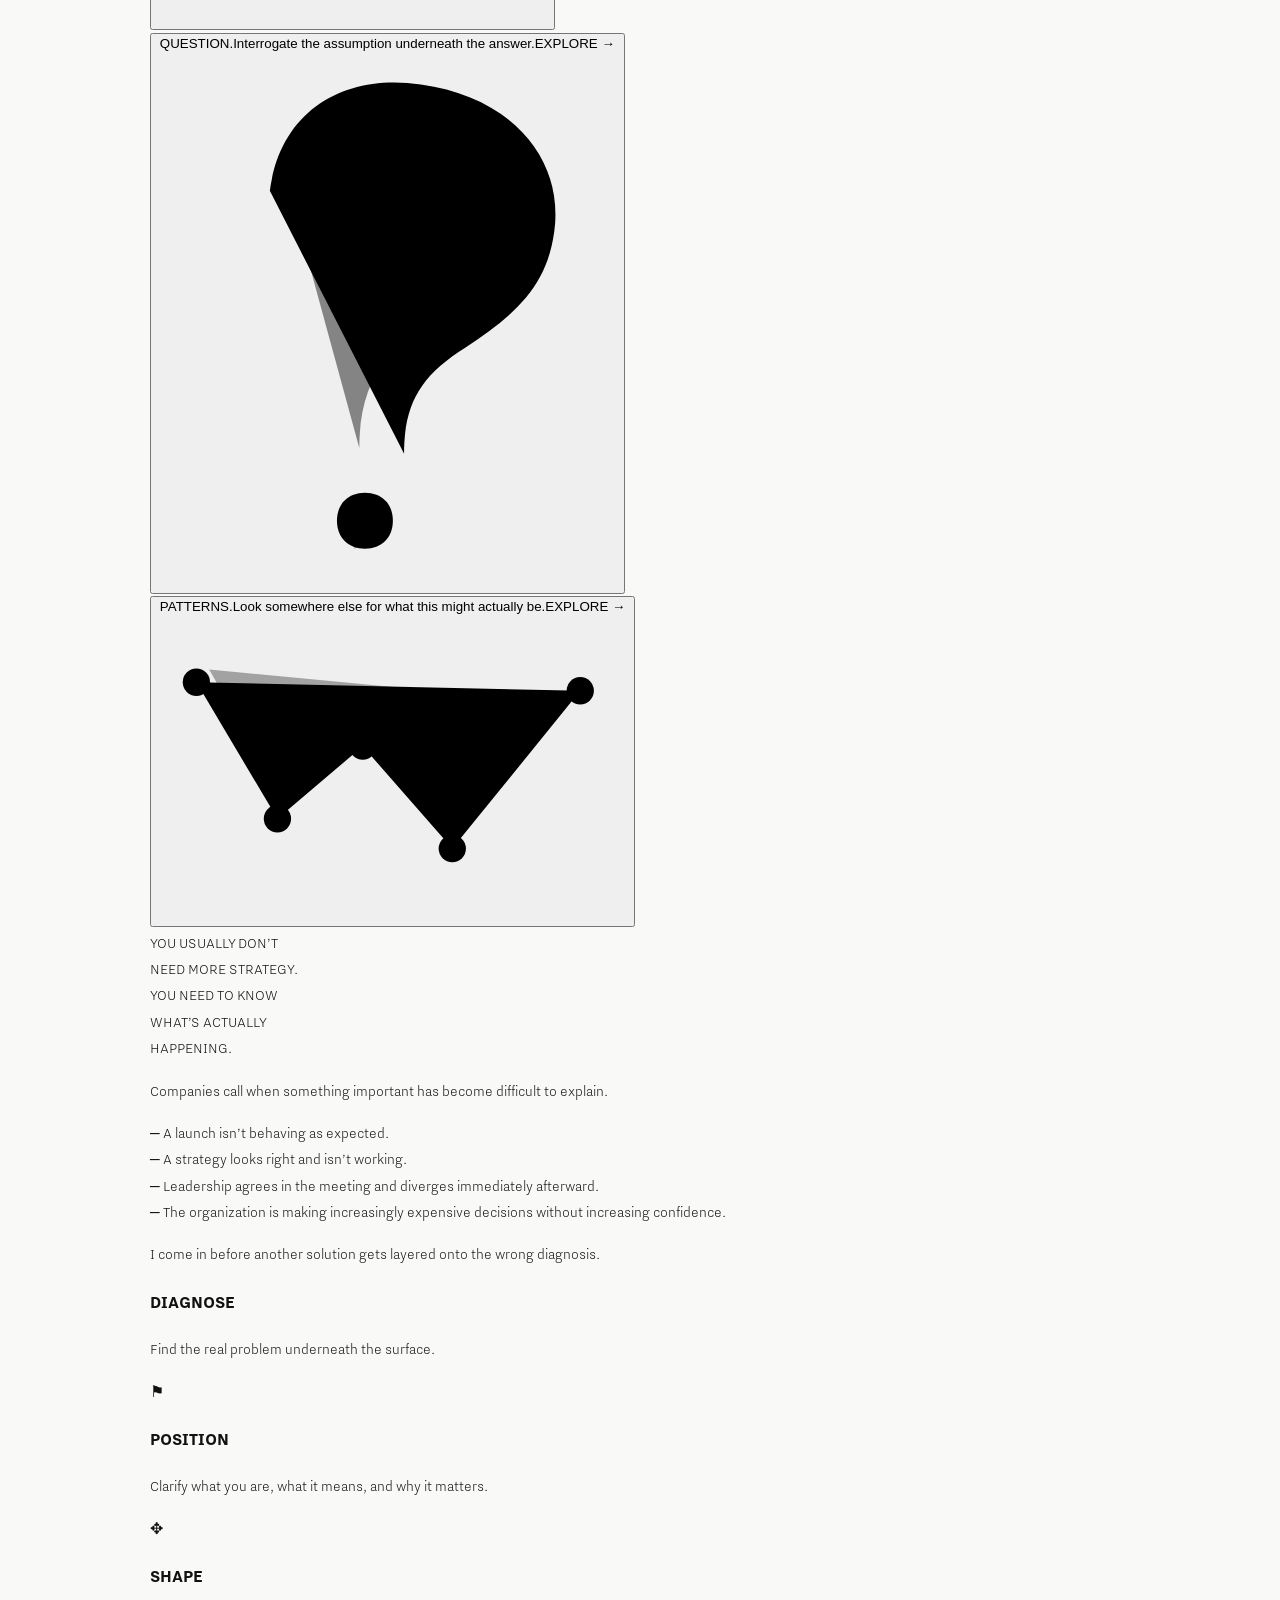
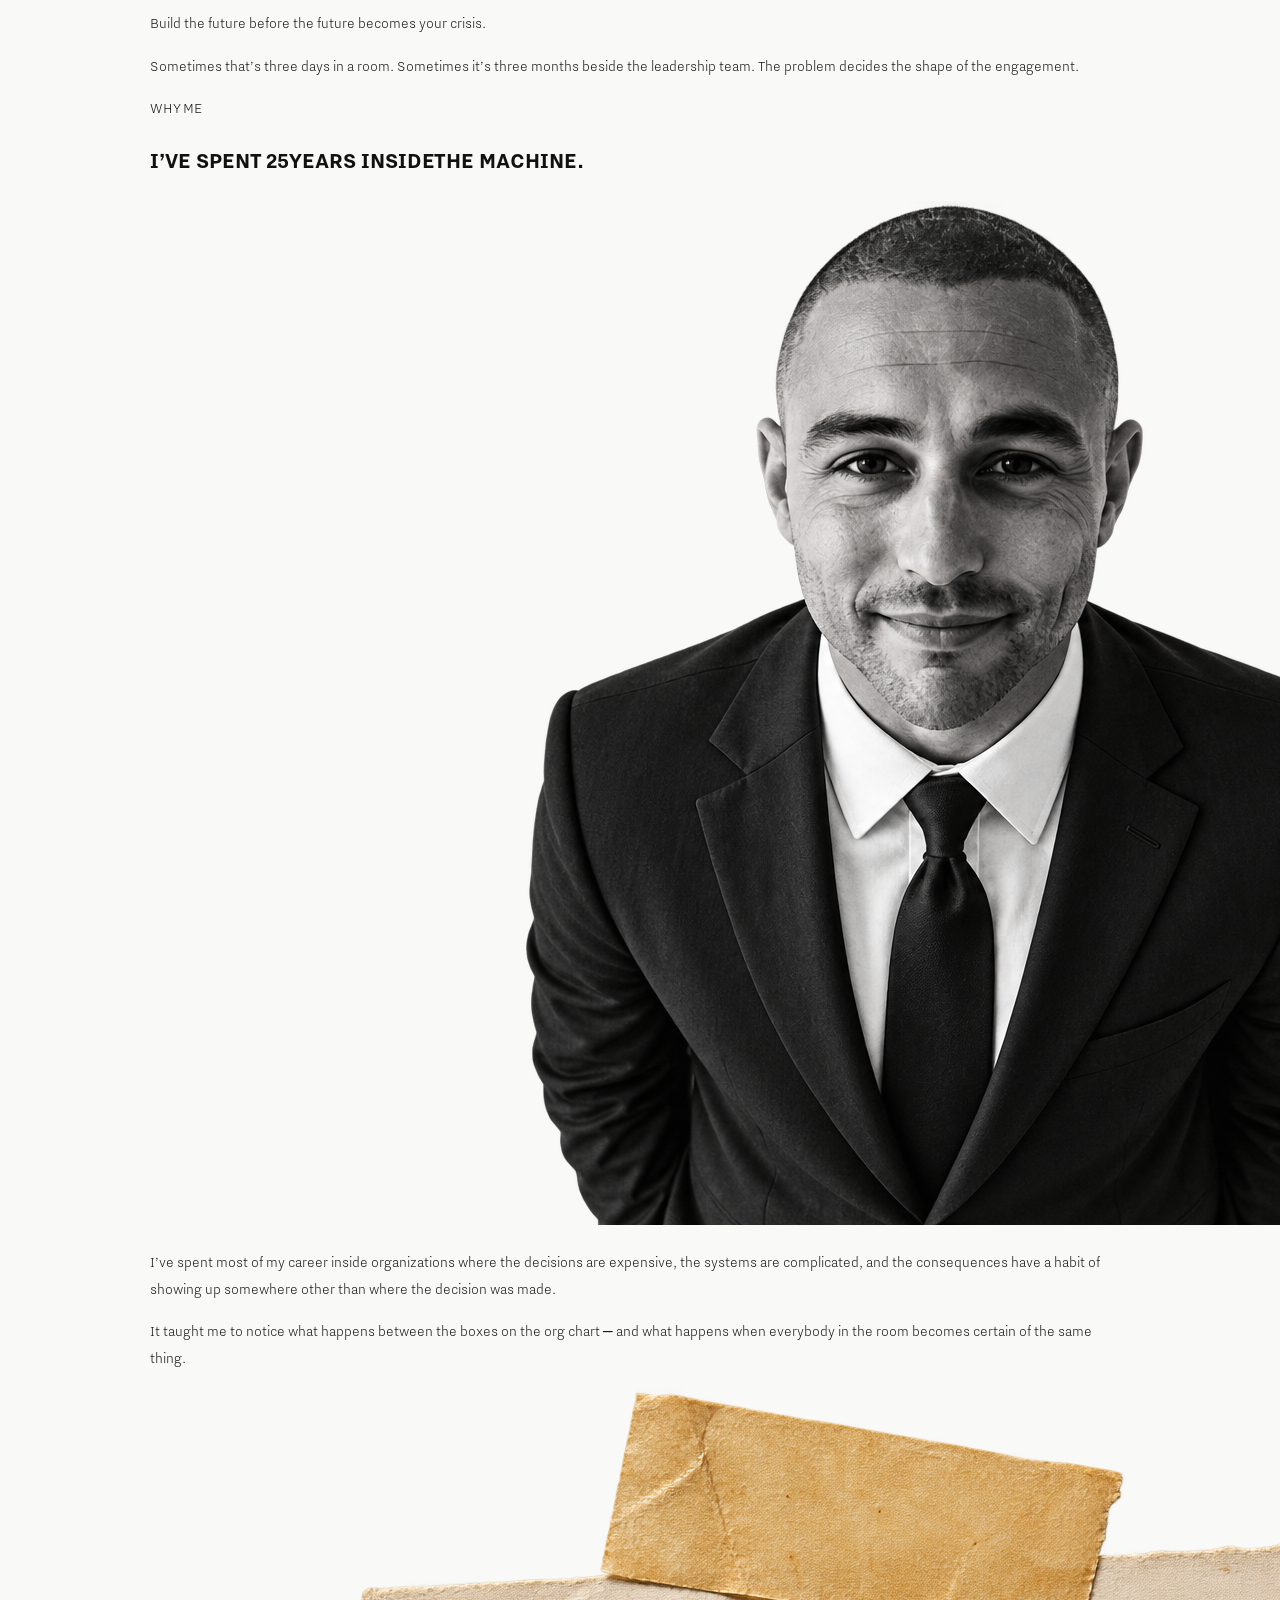
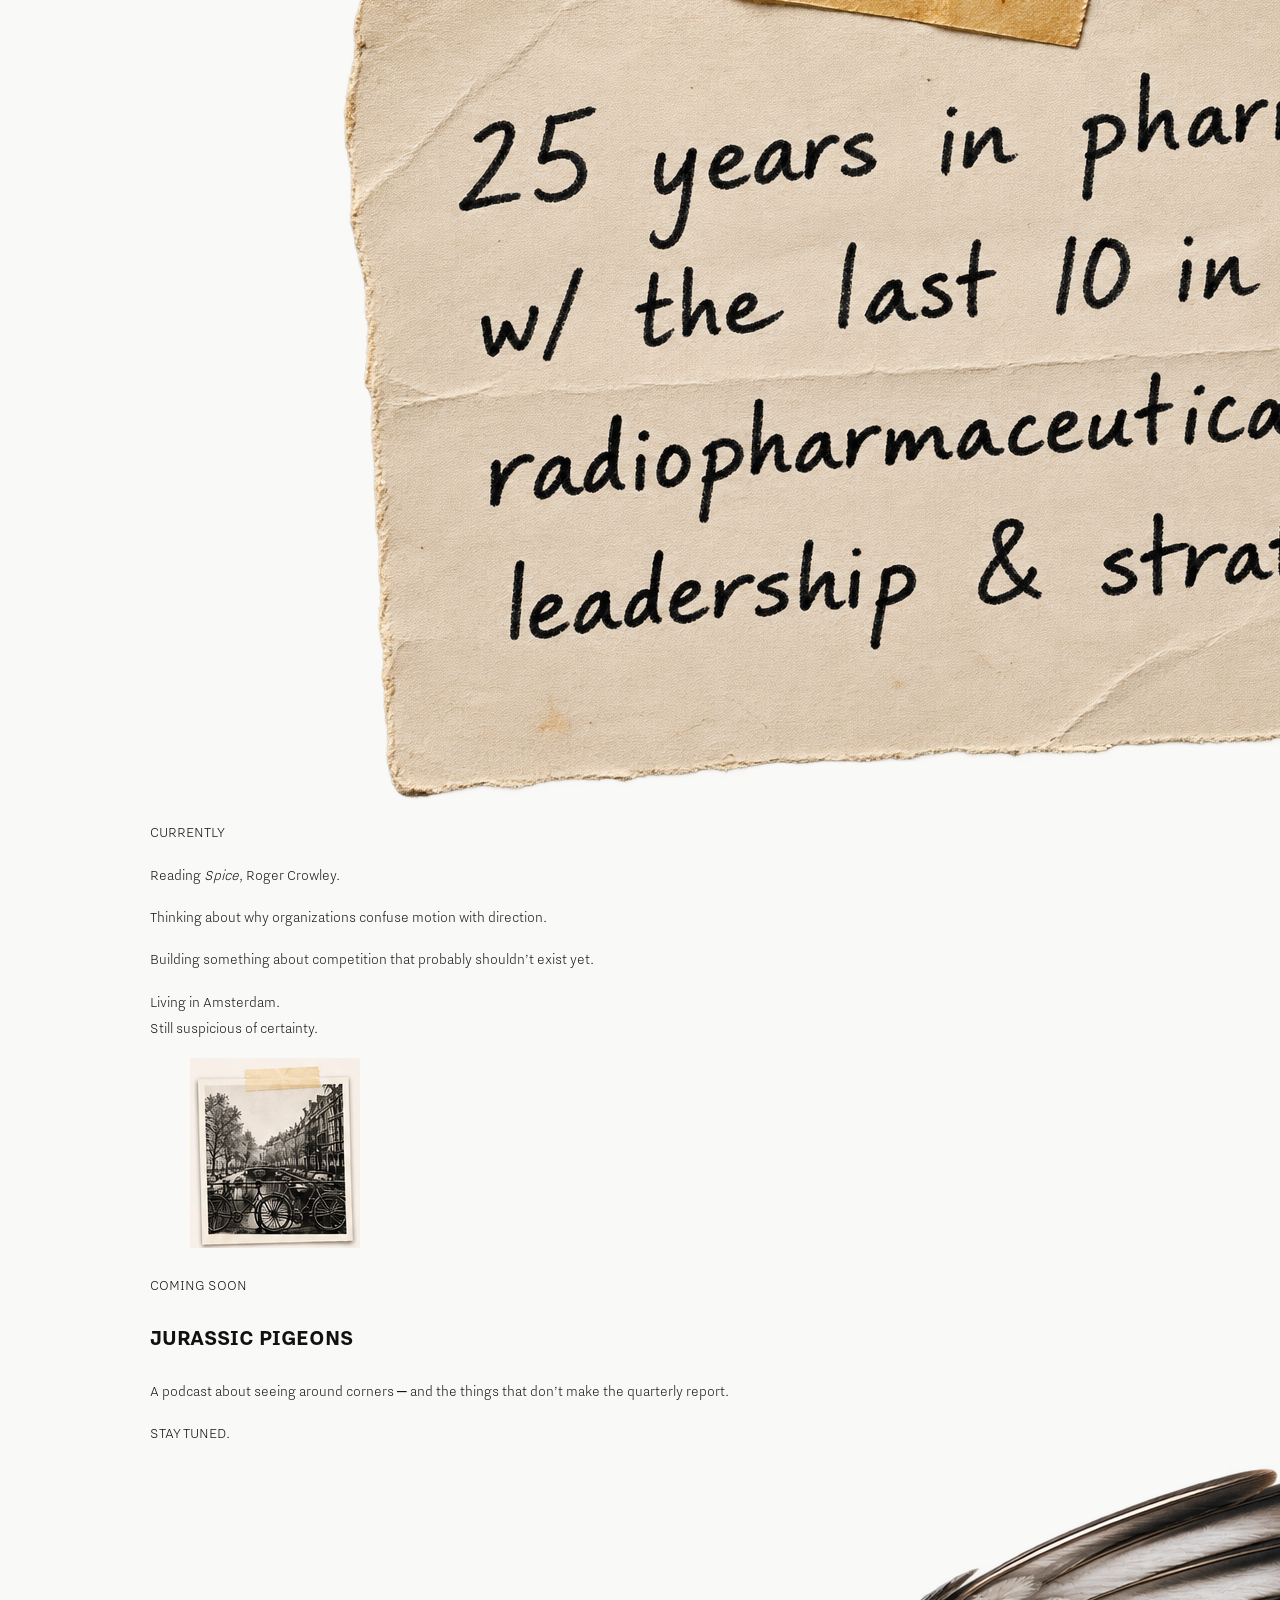
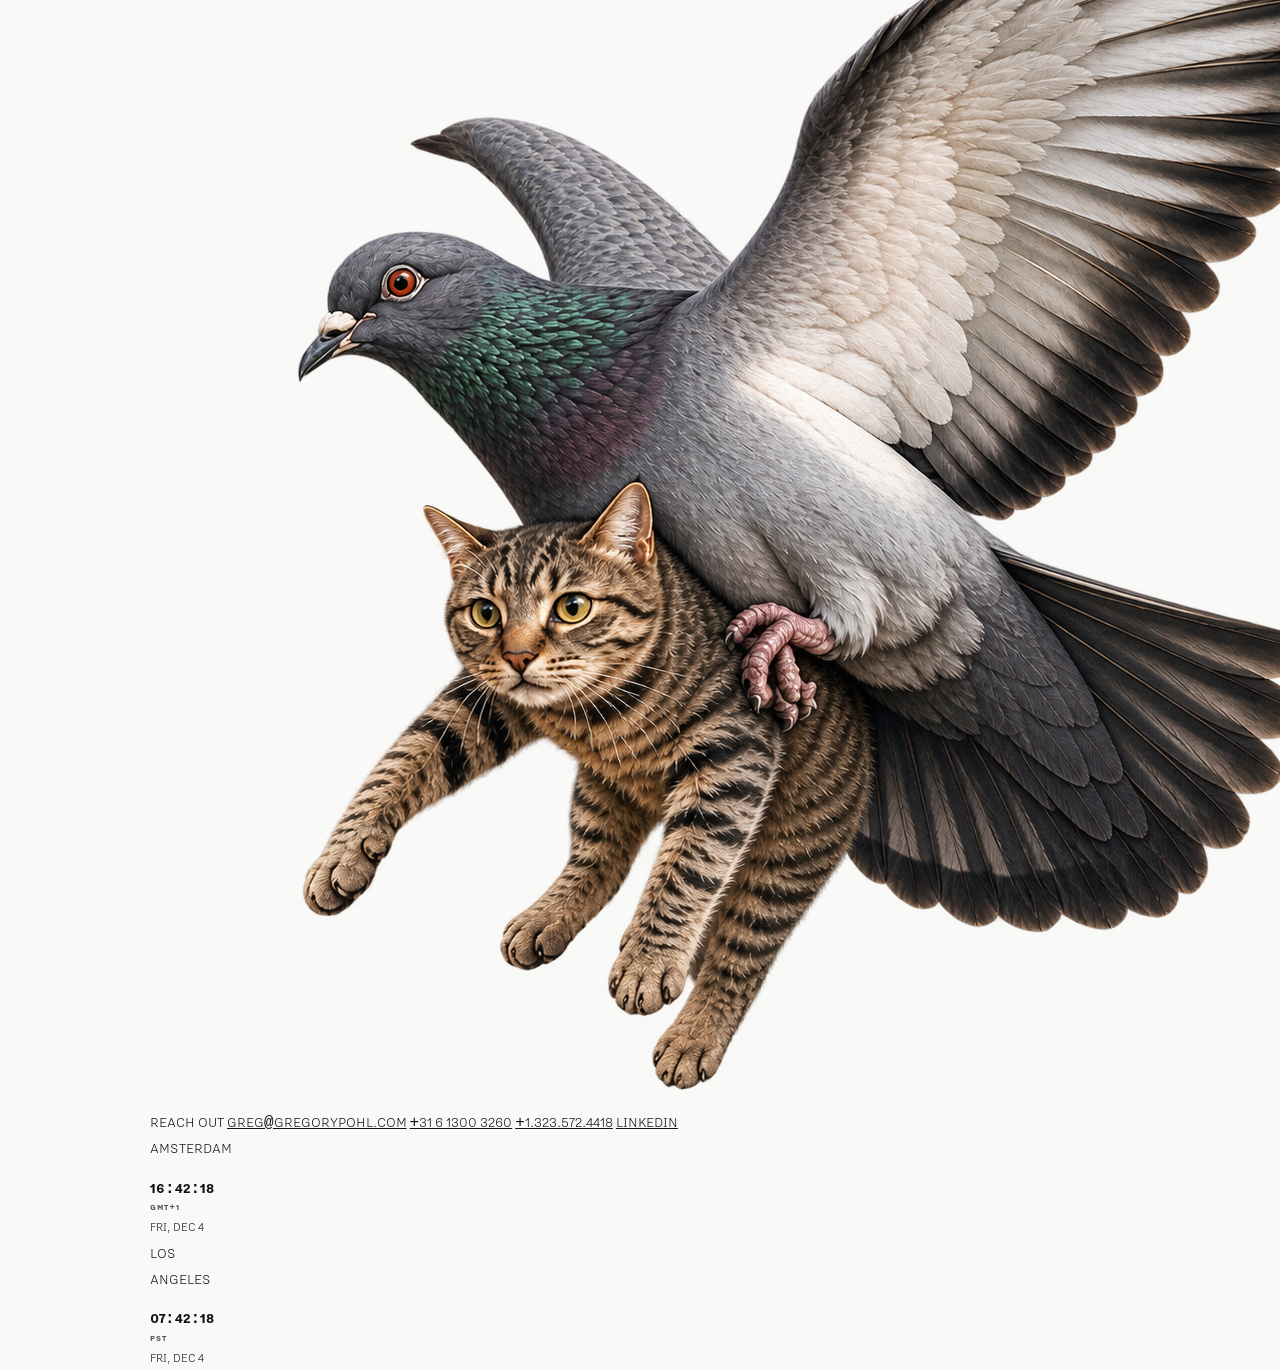
<file: index-6.html>
<!doctype html>
<html lang="en">
<head>
  <meta charset="utf-8">
  <meta name="viewport" content="width=device-width, initial-scale=1">
  <title>Gregory Pohl — I See Things.</title>
  <meta name="description" content="Gregory Pohl is a strategic advisor helping leaders see what is actually happening before the market does.">
  <meta property="og:title" content="Gregory Pohl — I See Things.">
  <meta property="og:description" content="Strategic advisor. Organizational diagnosis. Future shaping.">
  <link rel="icon" href="favicon.ico">
  <link rel="stylesheet" href="style.css">
</head>
<body>
  <div class="open-cursor" aria-hidden="true"><span>OPEN</span></div>

  <header class="mast shell">
    <a href="#top" class="brand" aria-label="Gregory Pohl — Strategic Advisor">
      <span class="brand-line"><i class="brand-dot" aria-hidden="true"></i><strong>GREGORY POHL</strong></span>
      <span class="brand-role">STRATEGIC ADVISOR</span>
    </a>
    <nav aria-label="Primary">
      <a href="#work" class="active">WORK</a>
      <a href="#about">ABOUT</a>
      <a href="#pigeons">JURASSIC PIGEONS</a>
      <a href="#contact">CONTACT</a>
    </nav>
  </header>

  <main id="top">
    <section class="hero shell hero-manifesto">
      <div class="hero-left">
        <h1><span class="hero-title-top">I see</span> <span class="hero-title-bottom">things<a class="hero-dot interactive" href="red-dot.html" aria-label="Open The Red Dot story"><span aria-hidden="true"></span></a><span class="dot-cue" aria-hidden="true"><svg viewBox="0 0 92 54"><path d="M84 12C66 6 45 11 28 27C21 33 15 38 8 40"/><path d="M18 28L8 40L24 42"/></svg><em>tap the dot</em></span></span></h1>
        <div class="manifesto-copy">
          <p>Is what I say when I want to stop the scroll. I imagine saying it in conversation, but it sounds awkward in my ears, and I realize that it’s performative, which I hate, but I can’t quite figure out how to get my point across without a list of recognizable logos and benchmarks. I’ve spent 25 years navigating the gray areas in hyper-regulated industries, winning awards, coaching other people to win awards, and learning to play with the narrative, all from inside the machine. <strong>I study.</strong> I study psychology, business, kinesics, economics, politics, philosophy, pop culture. I write movies. I write books. I enjoy the exploration, but I’m only really functioning at full capacity when I’m searching for the patterns. Everything at its root is a system of human dynamics and interconnectedness. Connections simply are. They exist whether or not anyone perceives them. <strong>I merely… refuse to look away.</strong> Where some see two unrelated facts, I feel the tension between them — like a chord that hasn’t resolved. It itches at me until I find the note that makes it whole. <strong>I love crisis.</strong> I love the stakes. Had I redirected younger, I would have been an amazing hostage negotiator. <strong>I don’t panic, and I always find the thread.</strong> I’ve been described as indispensable, a big thinker, even an oracle, and offered substantial stakes and sums to stop seeking the horizon. But that leaves me unsettled. I’ve seen the damage an echo chamber creates, so I function beyond it. I have no ambition to outshine the master. I just want to be challenged and to meet that challenge. And I believe with every ounce of my being that I can help you get where you want to go.</p>
          <p class="manifesto-close">To see things together<span>.</span></p>
        </div>
      </div>
    </section>

    <section class="hero-credentials shell" aria-label="Positioning and methodology">
      <p class="hero-meta">STRATEGIC ADVISOR <b>•</b> ORGANIZATIONAL DIAGNOSIS <b>•</b> FUTURE SHAPING</p>
      <p class="liir-line"><button type="button" class="liir-trigger interactive" id="openLiir">LIIR</button> <span>(Listen, Investigate, Identify, Resolve) is the methodology behind my work.</span></p>
    </section>

    <section id="work" class="work shell section-rule">
      <div class="section-kicker">A FEW THINGS I’VE NOTICED.</div>
      <div id="featuredWork" class="work-grid"></div>
      <div class="work-archive-link"><button id="openArchive" class="plain-button interactive" type="button">VIEW ALL WORK →</button></div>
    </section>


    <section class="principles shell section-rule" aria-label="How Gregory thinks">
      <article class="principle" data-principle="observe">
        <button class="principle-trigger interactive" type="button" aria-expanded="false">
          <span class="principle-copy"><span class="principle-word">OBSERVE.</span><span class="principle-line">See what everyone has stopped seeing.</span><span class="principle-explore">EXPLORE →</span></span>
          <svg class="principle-icon editorial-eye" viewBox="0 0 120 72" aria-hidden="true">
            <path d="M7 38C18 22 35 13 57 12c22-1 42 8 56 24-15 17-34 25-56 24C35 59 18 52 7 38Z"/>
            <path d="M13 37c12-12 27-18 44-19 20-1 37 5 51 18" opacity=".48"/>
            <path d="M16 42c12 10 26 15 42 15 18 0 34-6 47-18" opacity=".38"/>
            <ellipse cx="59" cy="36" rx="15" ry="18"/>
            <ellipse cx="59" cy="36" rx="8.5" ry="10.5"/>
            <circle class="fill" cx="59" cy="36" r="4.5"/>
            <path d="M40 17l-4-7M50 14l-2-8M61 13V5M72 15l3-8M82 18l5-7" opacity=".58"/>
          </svg>
        </button>
        <div class="principle-detail" hidden><p>I study human behavior, non-verbal cues, and micro-dynamics to see the motives and constraints hidden beneath the surface. Most organizations are blind here. I try not to be.</p></div>
      </article>
      <article class="principle" data-principle="question">
        <button class="principle-trigger interactive" type="button" aria-expanded="false">
          <span class="principle-copy"><span class="principle-word">QUESTION.</span><span class="principle-line">Interrogate the assumption underneath the answer.</span><span class="principle-explore">EXPLORE →</span></span>
          <svg class="principle-icon editorial-question" viewBox="0 0 82 96" aria-hidden="true">
            <path d="M20 25C22 10 34 4 47 6c15 2 25 12 24 25-1 11-7 16-16 22-8 5-11 10-11 19"/>
            <path d="M24 27c2-11 11-17 22-16 11 1 18 8 18 17 0 9-5 13-13 18-9 6-15 12-15 25" opacity=".45"/>
            <path d="M42 84c0 3-2 5-5 5s-5-2-5-5 2-5 5-5 5 2 5 5Z"/>
            <path d="M39 82c1 3-1 6-4 7" opacity=".45"/>
          </svg>
        </button>
        <div class="principle-detail" hidden><p>A brilliant answer to the wrong question is worthless. I challenge initial assumptions to isolate the real bottleneck. The solution usually solves itself.</p></div>
      </article>
      <article class="principle" data-principle="patterns">
        <button class="principle-trigger interactive" type="button" aria-expanded="false">
          <span class="principle-copy"><span class="principle-word">PATTERNS.</span><span class="principle-line">Look somewhere else for what this might actually be.</span><span class="principle-explore">EXPLORE →</span></span>
          <svg class="principle-icon nodes editorial-pattern" viewBox="0 0 110 72" aria-hidden="true">
            <path d="M9 16 28 48 48 31 69 55 99 18"/>
            <path d="M12 13 30 45 49 28 71 52 96 21" opacity=".32"/>
            <circle class="fill" cx="9" cy="16" r="3.2"/>
            <circle class="fill" cx="28" cy="48" r="3.2"/>
            <circle class="fill" cx="48" cy="31" r="3.2"/>
            <circle class="fill" cx="69" cy="55" r="3.2"/>
            <circle class="fill" cx="99" cy="18" r="3.2"/>
            <path d="M5 20l8-8M24 53l8-10M44 35l8-8M65 59l8-9M95 22l8-8" opacity=".32"/>
          </svg>
        </button>
        <div class="principle-detail" hidden><p>Borders between industries are artificial. I practice relentless cross-domain synthesis — stealing models from biology, behavioral economics, and physics to bring non-obvious answers to complex problems.</p></div>
      </article>
    </section>

    <section class="what shell section-rule">
      <div class="what-head">YOU USUALLY DON’T<br>NEED MORE STRATEGY.<br>YOU NEED TO KNOW<br>WHAT’S ACTUALLY<br>HAPPENING.</div>
      <div class="what-copy">
        <p>Companies call when something important has become difficult to explain.</p>
        <p>— A launch isn’t behaving as expected.<br>— A strategy looks right and isn’t working.<br>— Leadership agrees in the meeting and diverges immediately afterward.<br>— The organization is making increasingly expensive decisions without increasing confidence.</p>
        <p class="red">I come in before another solution gets layered onto the wrong diagnosis.</p>
      </div>
      <div class="what-actions">
        <article><span class="glyph glyph-search"></span><div><h3>DIAGNOSE</h3><p>Find the real problem underneath the surface.</p></div></article>
        <article><span class="glyph glyph-flag">⚑</span><div><h3>POSITION</h3><p>Clarify what you are, what it means, and why it matters.</p></div></article>
        <article><span class="glyph glyph-compass">✥</span><div><h3>SHAPE</h3><p>Build the future before the future becomes your crisis.</p></div></article>
        <p class="engagement">Sometimes that’s three days in a room. Sometimes it’s three months beside the leadership team. The problem decides the shape of the engagement.</p>
      </div>
    </section>

    <section id="about" class="about shell section-rule">
      <div class="about-head">
        <span class="section-kicker">WHY ME</span>
        <h2><span>I’VE SPENT 25</span><span>YEARS INSIDE</span><span>THE MACHINE.</span></h2>
      </div>
      <figure class="portrait"><img src="assets/images/gregory-portrait.png" alt="Gregory Pohl"></figure>
      <div class="about-copy">
        <p>I’ve spent most of my career inside organizations where the decisions are expensive, the systems are complicated, and the consequences have a habit of showing up somewhere other than where the decision was made.</p>
        <p class="red">It taught me to notice what happens between the boxes on the org chart — and what happens when everybody in the room becomes certain of the same thing.</p>
      </div>
      <img class="experience-note" src="assets/images/experience-note.png" alt="25 years in pharma, the last 10 in radiopharmaceutical leadership and strategy">
    </section>

    <section class="lower shell section-rule">
      <div class="currently">
        <span class="section-kicker">CURRENTLY</span>
        <p>Reading <em>Spice</em>, Roger Crowley.</p>
        <p>Thinking about why organizations confuse motion with direction.</p>
        <p>Building something about competition that probably shouldn’t exist yet.</p>
        <p>Living in Amsterdam.<br>Still suspicious of certainty.</p>
      </div>
      <figure class="canal"><img src="assets/images/amsterdam-canal.png" alt="Amsterdam canal"></figure>
      <section id="pigeons" class="pigeons">
        <div>
          <span class="section-kicker black">COMING SOON</span>
          <h2>JURASSIC PIGEONS</h2>
          <p>A podcast about seeing around corners — and the things that don’t make the quarterly report.</p>
          <span class="stay">STAY TUNED.</span>
        </div>
        <img src="assets/images/jurassic-pigeons.png" alt="Pigeon carrying a cat">
      </section>
    </section>

    <footer id="contact" class="footer shell section-rule">
      <div class="reach">
        <span class="section-kicker">REACH OUT</span>
        <a class="interactive reach-email" href="mailto:greg@gregorypohl.com?subject=Something%20doesn%27t%20quite%20add%20up">GREG@GREGORYPOHL.COM</a>
        <a class="interactive reach-phone" href="tel:+31613003260">+31 6 1300 3260</a>
        <a class="interactive reach-phone" href="tel:+13235724418">+1.323.572.4418</a>
        <a class="interactive reach-linkedin" href="https://www.linkedin.com/in/gregory-pohl-63a86926/" target="_blank" rel="noopener">LINKEDIN</a>
      </div>
      <div class="clock-pair footer-clocks" aria-label="Current time in Amsterdam and Los Angeles">
        <div class="clock-block">
          <span class="clock-city">AMSTERDAM</span>
          <div class="clock" data-zone="Europe/Amsterdam"><i class="hour"></i><i class="minute"></i><i class="center"></i></div>
          <div class="clock-read"><strong id="amsClock">--:--:--</strong><span id="amsZone">CEST</span><small id="amsDate">—</small></div>
        </div>
        <div class="clock-block">
          <span class="clock-city">LOS ANGELES</span>
          <div class="clock" data-zone="America/Los_Angeles"><i class="hour"></i><i class="minute"></i><i class="center"></i></div>
          <div class="clock-read"><strong id="laClock">--:--:--</strong><span id="laZone">PDT</span><small id="laDate">—</small></div>
        </div>
      </div>
    </footer>
  </main>

  <dialog id="archiveDialog" class="archive-dialog">
    <button class="archive-close interactive" type="button" aria-label="Close">×</button>
    <span class="section-kicker">WORK / ARCHIVE</span>
    <h2>Everything worth keeping.</h2>
    <p class="archive-intro">The homepage is edited. The archive isn’t. Change which pieces are featured any time in <code>work.js</code>.</p>
    <div id="archiveGrid" class="archive-grid"></div>
  </dialog>

  <dialog id="conceptDialog" class="concept-dialog">
    <button class="archive-close interactive" type="button" aria-label="Close">×</button>
    <span class="section-kicker">ORIGINAL CONCEPT</span>
    <h2>MY HOUSE</h2>
    <p class="concept-lead">What if the competition came before the infrastructure?</p>
    <div class="concept-board">3 PEOPLE.<br>1 REP.<br>3 BOARDS.<br>1 WORLD LADDER.</div>
    <p>Most emerging sports build leagues, facilities and institutions first. My House starts with the thing people actually care about: who’s better? A globally comparable 1v1 performance becomes the competition itself; rank becomes the infrastructure.</p>
    <p class="concept-stop">Enough to show the idea. Not enough to hand over the machinery.</p>
  </dialog>


  <dialog id="liirDialog" class="liir-dialog">
    <button class="archive-close interactive" type="button" aria-label="Close">×</button>
    <span class="section-kicker">METHOD</span>
    <h2>LIIR</h2>
    <div class="liir-grid">
      <article><h3>Listen</h3><p>Hear the internal story, including what is said, said carefully and what is avoided altogether.</p></article>
      <article><h3>Investigate</h3><p>Test the story against external reality, evidence, incentives, human behavior and trends.</p></article>
      <article><h3>Identify</h3><p>Name the constraint, the overlooked opportunity, or the piece of the system that is no longer serving a function.</p></article>
      <article><h3>Resolve</h3><p>Build the path forward in a language and structure people can actually use. The goal is ultimate success, not the appearance of.</p></article>
    </div>
  </dialog>
  <script src="work.js"></script>
  <script src="script.js"></script>
</body>
</html>
</file>
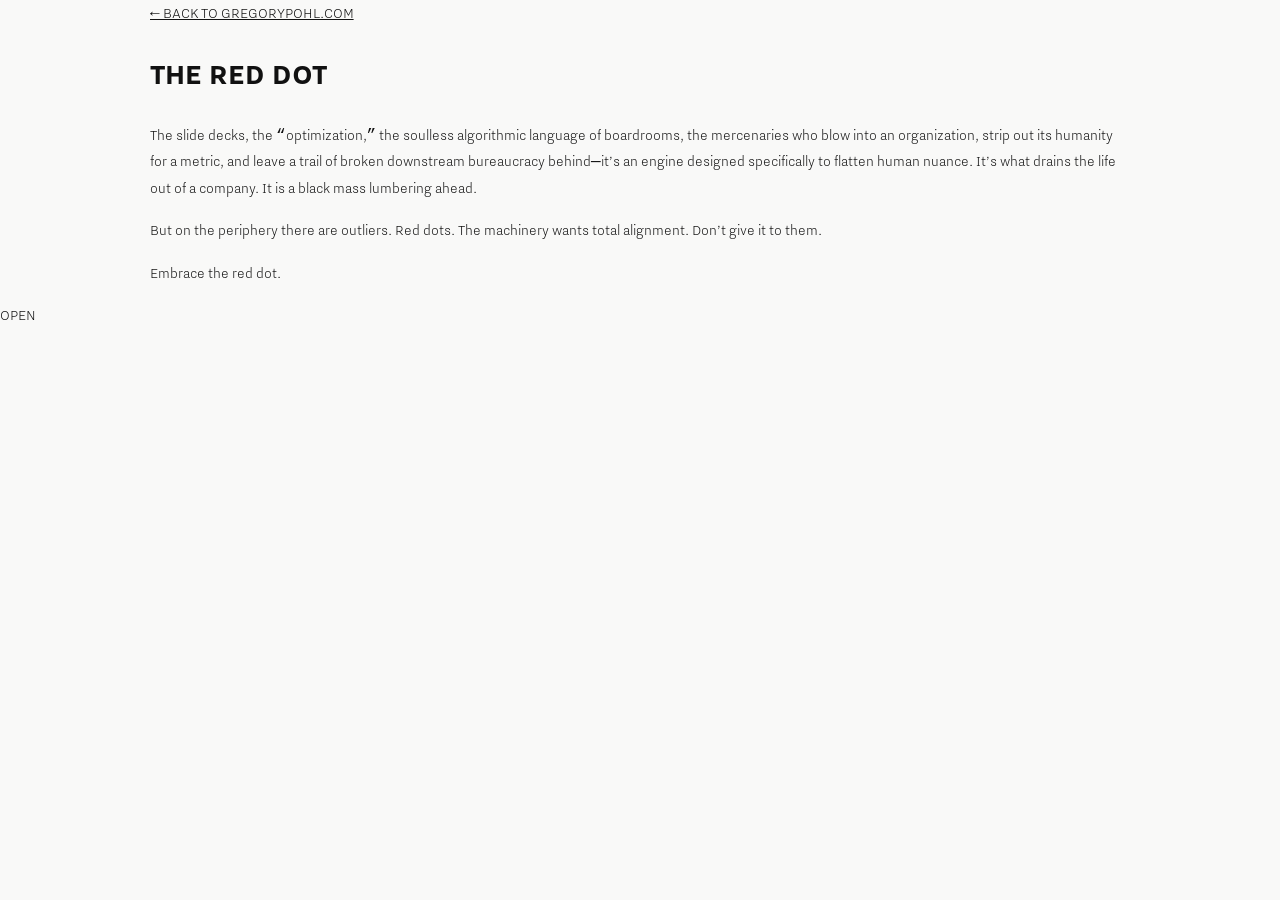
<file: red-dot.html>
<!doctype html>
<html lang="en">
<head>
  <meta charset="utf-8">
  <meta name="viewport" content="width=device-width, initial-scale=1">
  <title>The Red Dot — Gregory Pohl</title>
  <meta name="description" content="The Red Dot — Gregory Pohl">
  <link rel="icon" href="favicon.ico">
  <link rel="stylesheet" href="style.css">
</head>
<body>
  <main class="red-page shell">
    <a class="back interactive" href="index.html#top">← BACK TO GREGORYPOHL.COM</a>
    <h1>THE <span>RED DOT</span></h1>
    <div class="red-story">
      <p class="lead">The slide decks, the “optimization,” the soulless algorithmic language of boardrooms, the mercenaries who blow into an organization, strip out its humanity for a metric, and leave a trail of broken downstream bureaucracy behind—it’s an engine designed specifically to flatten human nuance. It’s what drains the life out of a company. It is a black mass lumbering ahead.</p>
      <p>But on the periphery there are outliers. Red dots. The machinery wants total alignment. Don’t give it to them.</p>
      <p>Embrace the red dot.</p>
    </div>
  </main>
  <div class="open-cursor" aria-hidden="true"><span>OPEN</span></div>
  <script>
    const cursor=document.querySelector('.open-cursor');
    window.addEventListener('mousemove',e=>{cursor.style.left=e.clientX+'px';cursor.style.top=e.clientY+'px'});
    document.addEventListener('mouseover',e=>{if(e.target.closest('a,button'))document.body.classList.add('cursor-on')});
    document.addEventListener('mouseout',e=>{if(e.target.closest('a,button'))document.body.classList.remove('cursor-on')});
  </script>
</body>
</html>
</file>
<file: style.css>
@font-face{font-family:Nitti;src:url('assets/fonts/NittiGrotesk-Light.otf') format('opentype');font-weight:300;font-display:swap}
@font-face{font-family:Nitti;src:url('assets/fonts/NittiGrotesk-Bold.otf') format('opentype');font-weight:700;font-display:swap}
@font-face{font-family:Quinn;src:url('assets/fonts/QuinnDisplay-Black.otf') format('opentype');font-weight:900;font-display:swap}

:root{--canvas:#f9f9f8;--ink:#111;--muted:#4d4d4d;--rule:#d8d8d5;--shell:980px}
*{box-sizing:border-box}
html{background:var(--canvas);scroll-behavior:smooth}
body{margin:0;background:var(--canvas);color:var(--ink);font:300 16px/1.65 Nitti,"Courier New",monospace;-webkit-font-smoothing:antialiased}
a{color:inherit}
.shell{width:min(calc(100% - 48px),var(--shell));margin-inline:auto}
.skip-link{position:absolute;top:-60px;left:18px;padding:9px 12px;background:var(--ink);color:var(--canvas);z-index:10}
.skip-link:focus{top:18px}
.site-header{padding-block:42px 38px}
.identity{display:inline-flex;align-items:flex-end;gap:15px;color:inherit;text-decoration:none;text-transform:uppercase}
.element-mark{display:grid;width:62px;height:64px;flex:0 0 62px;grid-template-rows:8px 28px 9px 8px;align-content:center;place-items:center;border:1px solid var(--ink);line-height:1;text-transform:none}
.element-year{font-size:7px;font-weight:700;letter-spacing:.08em}
.element-symbol{font:900 27px/.92 Quinn,Georgia,serif;letter-spacing:-.035em}
.element-name{font-size:6px;font-weight:700;letter-spacing:.025em;white-space:nowrap}
.element-date{color:var(--muted);font-size:6.5px;font-weight:300;letter-spacing:.1em}
.identity-discipline{max-width:390px;margin-bottom:0;color:var(--ink);font-size:11px;font-weight:700;line-height:1.35;letter-spacing:.15em;transform:translateY(-1px)}
.ruled{border-top:1px solid var(--rule);padding-block:86px}
.hero{position:relative;border-top:3px solid var(--ink);padding-top:98px}
.section-label{margin:0;color:var(--ink);font-size:11px;font-weight:700;line-height:1.2;letter-spacing:.2em;text-transform:uppercase}
.doctrine-copy{max-width:870px;margin-top:42px}
.doctrine-copy p{max-width:820px;margin:0 0 27px;font-size:18px;line-height:1.62}
.doctrine-copy .doctrine-lead{max-width:900px;margin-bottom:34px;font-size:clamp(34px,4.5vw,51px);font-weight:700;line-height:1.12;letter-spacing:-.035em}
.doctrine-copy .doctrine-thesis{max-width:850px;margin-bottom:35px;font-size:27px;line-height:1.42;letter-spacing:-.016em}
.doctrine-copy strong{font-weight:700}
.doctrine-copy p:last-child{margin-bottom:0}
.proof-statement{max-width:850px;margin-top:39px;padding:0}
.proof-statement p{max-width:820px;margin:0 0 10px;font-size:29px;font-weight:700;line-height:1.35;letter-spacing:-.018em}
.proof-statement p:nth-child(2){font-size:23px;line-height:1.42;letter-spacing:-.008em}
.proof-statement p:last-child{color:var(--muted);font-size:18px;font-weight:300;letter-spacing:0}
.capability-list{margin-top:56px}
.capability-list article{display:grid;grid-template-columns:330px 1fr;gap:44px;padding:26px 0;border-top:1px solid var(--rule)}
.capability-list article:last-child{border-bottom:1px solid var(--rule)}
.capability-list h2,.domain-list h2,.publication h2{margin:0;font-size:16px;font-weight:700;line-height:1.4;letter-spacing:.045em;text-transform:uppercase}
.capability-list p,.domain-list p{margin:0;color:#292929}
.domain-list{margin-top:38px;border-bottom:1px solid var(--rule)}
.domain-list article{display:grid;grid-template-columns:120px 1fr;gap:28px;align-items:start;padding:35px 0;border-top:1px solid var(--rule)}
.index{color:var(--muted);font-size:11px;line-height:1.45;letter-spacing:.14em}
.domain-list .index{color:var(--rule);font-size:76px;font-weight:700;line-height:.8;letter-spacing:-.06em}
.domain-list p{max-width:710px;margin-top:9px;font-size:17px}
.publication-list{margin-top:38px;border-bottom:1px solid var(--rule)}
.publication{display:grid;grid-template-columns:64px 1fr;gap:24px;margin-inline:-22px;padding:34px 22px;border-top:1px solid var(--rule);transition:none}
.publication:hover,.publication:focus-within{background:var(--ink);color:var(--canvas)}
.publication:hover>.index,.publication:hover .publication-type,.publication:hover .publication-copy>p:not(.publication-type),.publication:focus-within>.index,.publication:focus-within .publication-type,.publication:focus-within .publication-copy>p:not(.publication-type){color:var(--canvas);opacity:.78}
.publication:hover a,.publication:focus-within a{color:var(--canvas)}
.publication-type{margin:0 0 8px;color:var(--muted);font-size:11px;font-weight:300;line-height:1.3;letter-spacing:.17em;text-transform:uppercase}
.publication-copy>p:not(.publication-type){max-width:710px;margin:10px 0 17px;color:#292929;font-size:16px}
.publication h2{font-size:22px;letter-spacing:.035em}
.publication a{display:inline-block;padding:2px 0;font-size:12px;font-weight:300;line-height:1.4;letter-spacing:.1em;text-underline-offset:4px;text-transform:uppercase}
.publication a:hover,.publication a:focus-visible,.access-details a:hover,.access-details a:focus-visible{background:var(--ink);color:var(--canvas);outline:none;text-decoration:none}
.access-condition{max-width:760px;margin:38px 0 43px;font-size:24px;font-weight:700;line-height:1.4;letter-spacing:-.01em}
.access-details p,.access-details a{display:block;margin:0 0 8px;font-size:12px;line-height:1.5;letter-spacing:.1em;text-transform:uppercase}
.access-details a{width:max-content;font-size:clamp(22px,3vw,31px);font-weight:700;letter-spacing:.025em;text-underline-offset:7px}
.site-footer{display:grid;grid-template-columns:1fr auto 1fr;gap:42px;align-items:end;padding-block:46px 64px}
.footer-identity{display:flex;flex-direction:column;text-transform:uppercase}
.footer-identity strong{font-size:12px;line-height:1.4;letter-spacing:.13em}
.footer-identity span{margin-top:3px;color:var(--muted);font-size:10px;line-height:1.4;letter-spacing:.11em}
.clocks{display:contents}
.clock-block:first-child{grid-column:1;grid-row:1}
.footer-identity{grid-column:2;grid-row:1;text-align:center}
.clock-block:last-child{grid-column:3;grid-row:1;justify-self:end}
.clock-block{display:grid;grid-template-columns:58px 1fr;gap:13px;align-items:center}
.clock-read p,.clock-read>span{display:block;margin:0;color:var(--muted);font-size:9px;font-weight:700;line-height:1.35;letter-spacing:.13em;text-transform:uppercase}
.clock-read time{display:block;margin:3px 0 2px;font-size:18px;line-height:1.25;letter-spacing:.06em;font-variant-numeric:tabular-nums}
.analog-clock{position:relative;width:56px;height:56px;border:1px solid var(--rule);border-radius:50%}
.clock-tick{position:absolute;background:var(--ink)}
.tick-12,.tick-6{left:50%;width:1px;height:5px;transform:translateX(-50%)}
.tick-12{top:4px}.tick-6{bottom:4px}
.tick-3,.tick-9{top:50%;width:5px;height:1px;transform:translateY(-50%)}
.tick-3{right:4px}.tick-9{left:4px}
.clock-hand{position:absolute;left:50%;bottom:50%;width:1px;background:var(--ink);transform-origin:50% 100%}
.clock-hand.hour{height:15px}.clock-hand.minute{height:21px}
.clock-pin{position:absolute;left:50%;top:50%;width:4px;height:4px;border-radius:50%;background:var(--ink);transform:translate(-50%,-50%)}

@media(max-width:700px){
  body{font-size:15px}
  .shell{width:calc(100% - 48px)}
  .site-header{padding-block:30px 27px}
  .identity{gap:12px}
  .element-mark{width:58px;height:62px;flex-basis:58px;grid-template-rows:8px 27px 9px 8px}
  .identity-discipline{max-width:205px;font-size:9px;letter-spacing:.13em}
  .ruled{padding-block:64px}
  .hero{padding-top:72px}
  .doctrine-copy{margin-top:36px}
  .doctrine-copy p{font-size:16px;line-height:1.6}
  .doctrine-copy .doctrine-lead{font-size:38px}
  .doctrine-copy .doctrine-thesis{font-size:22px}
  .proof-statement p{font-size:21px}
  .proof-statement p:last-child{font-size:16px}
  .capability-list{margin-top:52px}
  .capability-list article{grid-template-columns:1fr;gap:12px;padding:27px 0}
  .domain-list article{grid-template-columns:58px 1fr;gap:14px;padding:29px 0}
  .domain-list .index{font-size:46px}
  .publication{grid-template-columns:38px 1fr;gap:14px;margin-inline:-12px;padding:29px 12px}
  .publication h2{font-size:18px}
  .access-condition{font-size:16px}
  .site-footer{grid-template-columns:1fr 1fr;gap:30px}
  .footer-identity{grid-column:1/-1;grid-row:1;text-align:left}
  .clock-block:first-child{grid-column:1;grid-row:2}
  .clock-block:last-child{grid-column:2;grid-row:2;justify-self:end}
  .clock-block{grid-template-columns:46px 1fr;gap:10px}
  .analog-clock{width:44px;height:44px}
  .clock-hand.hour{height:12px}.clock-hand.minute{height:17px}
  .clock-read time{font-size:15px}
}

@media(prefers-reduced-motion:reduce){html{scroll-behavior:auto}}

@media (max-width:700px){
  .proof-statement p:nth-child(2){
    font-size:18px;
    line-height:1.42;
  }
}
</file>
